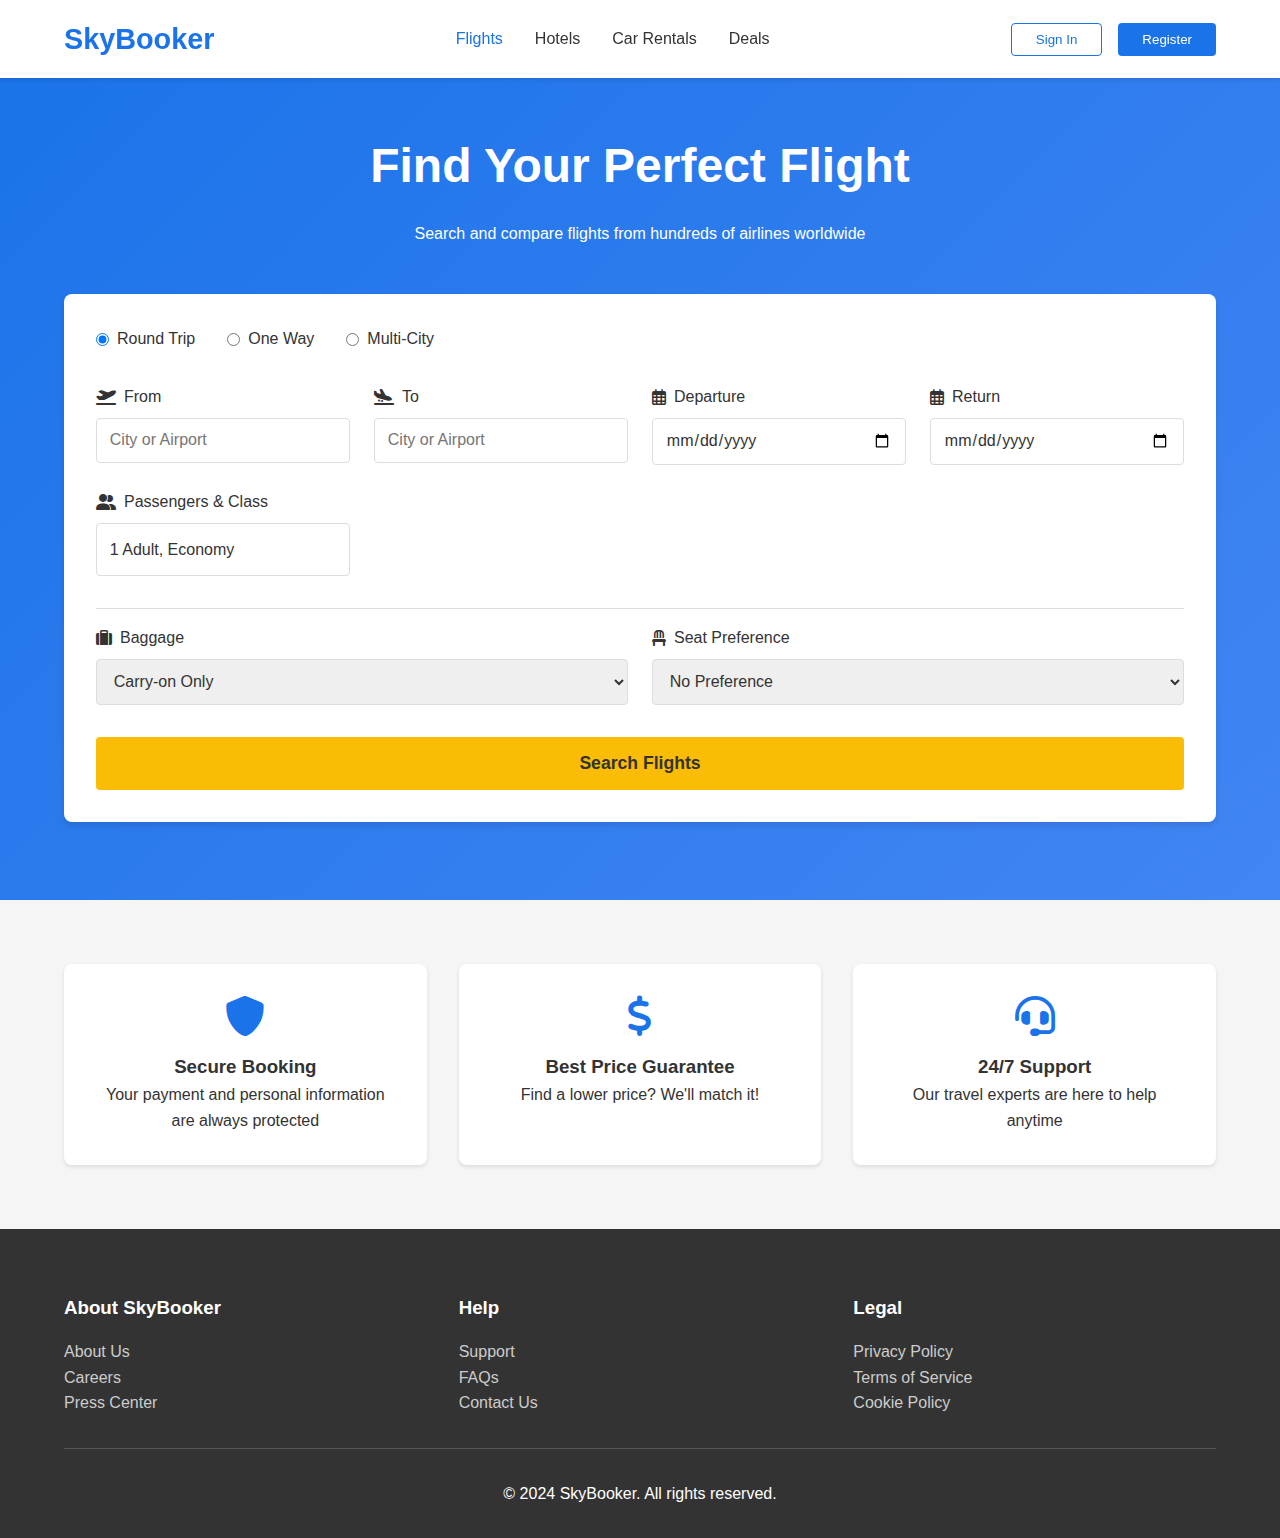
<file: index.html>
<!DOCTYPE html>
<html lang="en">
<head>
    <meta charset="UTF-8">
    <meta name="viewport" content="width=device-width, initial-scale=1.0">
    <title>SkyBooker - Airport Booking</title>
    <link rel="stylesheet" href="css/style.css">
    <link rel="stylesheet" href="https://cdnjs.cloudflare.com/ajax/libs/font-awesome/6.0.0/css/all.min.css">
</head>
<body>
    <header>
        <nav class="navbar">
            <div class="logo">
                <h1>SkyBooker</h1>
            </div>
            <ul class="nav-links">
                <li><a href="#" class="active">Flights</a></li>
                <li><a href="hotels.html">Hotels</a></li>
                <li><a href="car-rentals.html">Car Rentals</a></li>
                <li><a href="deals.html">Deals</a></li>
            </ul>
            <div class="auth-buttons">
                <button class="btn-secondary" onclick="window.location.href='signin.html'">Sign In</button>
                <button class="btn-primary" onclick="window.location.href='register.html'">Register</button>
            </div>
        </nav>
    </header>

    <main>
        <section class="hero">
            <div class="hero-content">
                <h1>Find Your Perfect Flight</h1>
                <p>Search and compare flights from hundreds of airlines worldwide</p>
            </div>

            <div class="booking-form">
                <div class="trip-type">
                    <label class="radio-container">
                        <input type="radio" name="trip-type" value="round-trip" checked>
                        Round Trip
                    </label>
                    <label class="radio-container">
                        <input type="radio" name="trip-type" value="one-way">
                        One Way
                    </label>
                    <label class="radio-container">
                        <input type="radio" name="trip-type" value="multi-city">
                        Multi-City
                    </label>
                </div>

                <div class="search-grid">
                    <div class="form-group">
                        <label><i class="fas fa-plane-departure"></i> From</label>
                        <input type="text" id="origin" placeholder="City or Airport">
                    </div>
                    
                    <div class="form-group">
                        <label><i class="fas fa-plane-arrival"></i> To</label>
                        <input type="text" id="destination" placeholder="City or Airport">
                    </div>

                    <div class="form-group">
                        <label><i class="far fa-calendar-alt"></i> Departure</label>
                        <input type="date" id="departure-date">
                    </div>

                    <div class="form-group">
                        <label><i class="far fa-calendar-alt"></i> Return</label>
                        <input type="date" id="return-date">
                    </div>

                    <div class="form-group">
                        <label><i class="fas fa-user-friends"></i> Passengers & Class</label>
                        <div class="passenger-select" id="passenger-select">
                            <span>1 Adult, Economy</span>
                        </div>
                    </div>
                </div>

                <div class="advanced-options">
                    <div class="form-group">
                        <label><i class="fas fa-suitcase"></i> Baggage</label>
                        <select id="baggage">
                            <option value="carry-on">Carry-on Only</option>
                            <option value="checked">Checked Baggage</option>
                            <option value="extra">Extra Baggage</option>
                        </select>
                    </div>

                    <div class="form-group">
                        <label><i class="fas fa-chair"></i> Seat Preference</label>
                        <select id="seat-preference">
                            <option value="no-preference">No Preference</option>
                            <option value="window">Window</option>
                            <option value="aisle">Aisle</option>
                            <option value="extra-legroom">Extra Legroom</option>
                        </select>
                    </div>
                </div>

                <button class="search-btn">Search Flights</button>
            </div>
        </section>

        <section class="features">
            <div class="feature-card">
                <i class="fas fa-shield-alt"></i>
                <h3>Secure Booking</h3>
                <p>Your payment and personal information are always protected</p>
            </div>
            <div class="feature-card">
                <i class="fas fa-dollar-sign"></i>
                <h3>Best Price Guarantee</h3>
                <p>Find a lower price? We'll match it!</p>
            </div>
            <div class="feature-card">
                <i class="fas fa-headset"></i>
                <h3>24/7 Support</h3>
                <p>Our travel experts are here to help anytime</p>
            </div>
        </section>
    </main>

    <footer>
        <div class="footer-content">
            <div class="footer-section">
                <h3>About SkyBooker</h3>
                <ul>
                    <li><a href="#">About Us</a></li>
                    <li><a href="#">Careers</a></li>
                    <li><a href="#">Press Center</a></li>
                </ul>
            </div>
            <div class="footer-section">
                <h3>Help</h3>
                <ul>
                    <li><a href="support.html">Support</a></li>
                    <li><a href="faqs.html">FAQs</a></li>
                    <li><a href="contact.html">Contact Us</a></li>
                </ul>
            </div>
            <div class="footer-section">
                <h3>Legal</h3>
                <ul>
                    <li><a href="privacy.html">Privacy Policy</a></li>
                    <li><a href="terms.html">Terms of Service</a></li>
                    <li><a href="cookies.html">Cookie Policy</a></li>
                </ul>
            </div>
        </div>
        <div class="footer-bottom">
            <p>&copy; 2024 SkyBooker. All rights reserved.</p>
        </div>
    </footer>

    <!-- Passenger Selection Modal -->
    <div class="modal" id="passenger-modal">
        <div class="modal-content">
            <h3>Passengers & Class</h3>
            <div class="passenger-type">
                <span>Adults</span>
                <div class="number-input">
                    <button class="minus">-</button>
                    <input type="number" value="1" min="1" max="9">
                    <button class="plus">+</button>
                </div>
            </div>
            <div class="passenger-type">
                <span>Children</span>
                <div class="number-input">
                    <button class="minus">-</button>
                    <input type="number" value="0" min="0" max="9">
                    <button class="plus">+</button>
                </div>
            </div>
            <div class="passenger-type">
                <span>Infants</span>
                <div class="number-input">
                    <button class="minus">-</button>
                    <input type="number" value="0" min="0" max="9">
                    <button class="plus">+</button>
                </div>
            </div>
            <div class="class-select">
                <label>Class</label>
                <select>
                    <option value="economy">Economy</option>
                    <option value="premium-economy">Premium Economy</option>
                    <option value="business">Business</option>
                    <option value="first">First Class</option>
                </select>
            </div>
            <button class="btn-primary" id="apply-passenger-selection">Apply</button>
        </div>
    </div>

    <script src="js/airports.js" type="module"></script>
    <script src="js/script.js" type="module"></script>
</body>
</html>
</file>
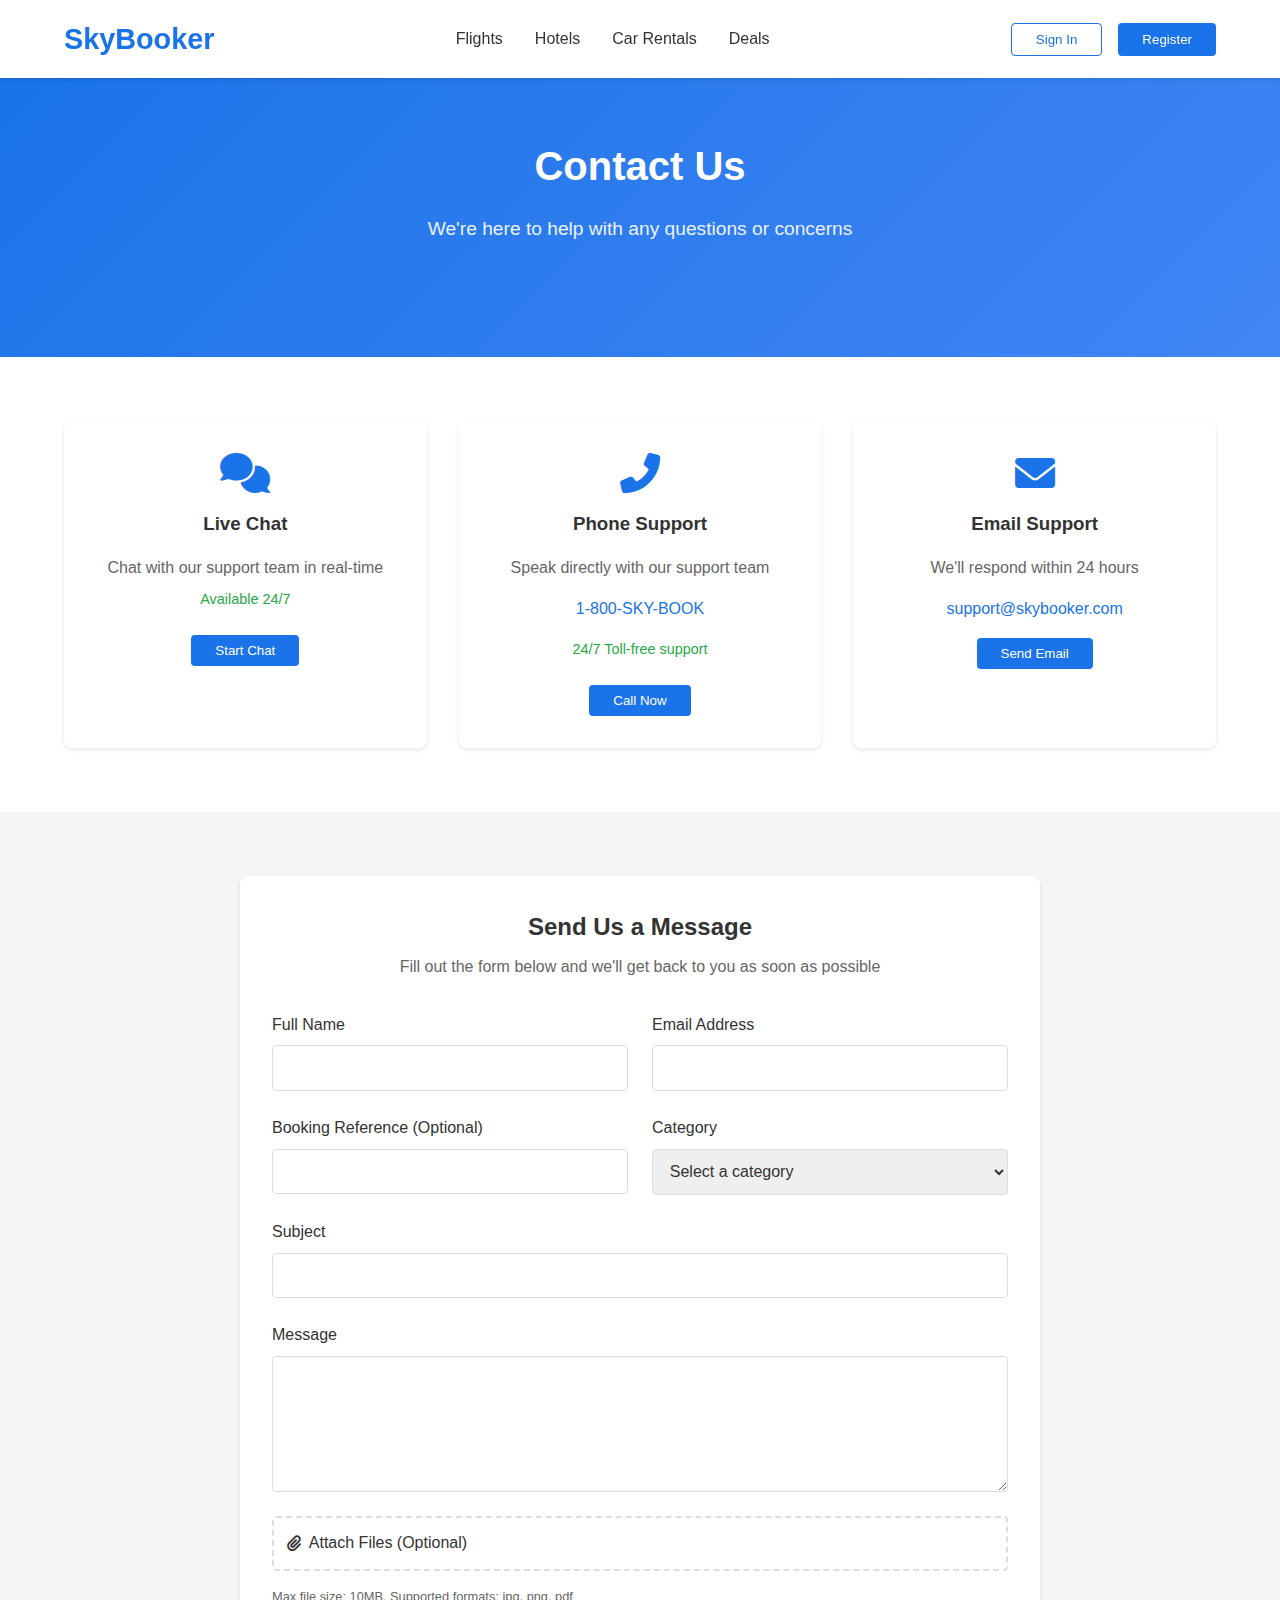
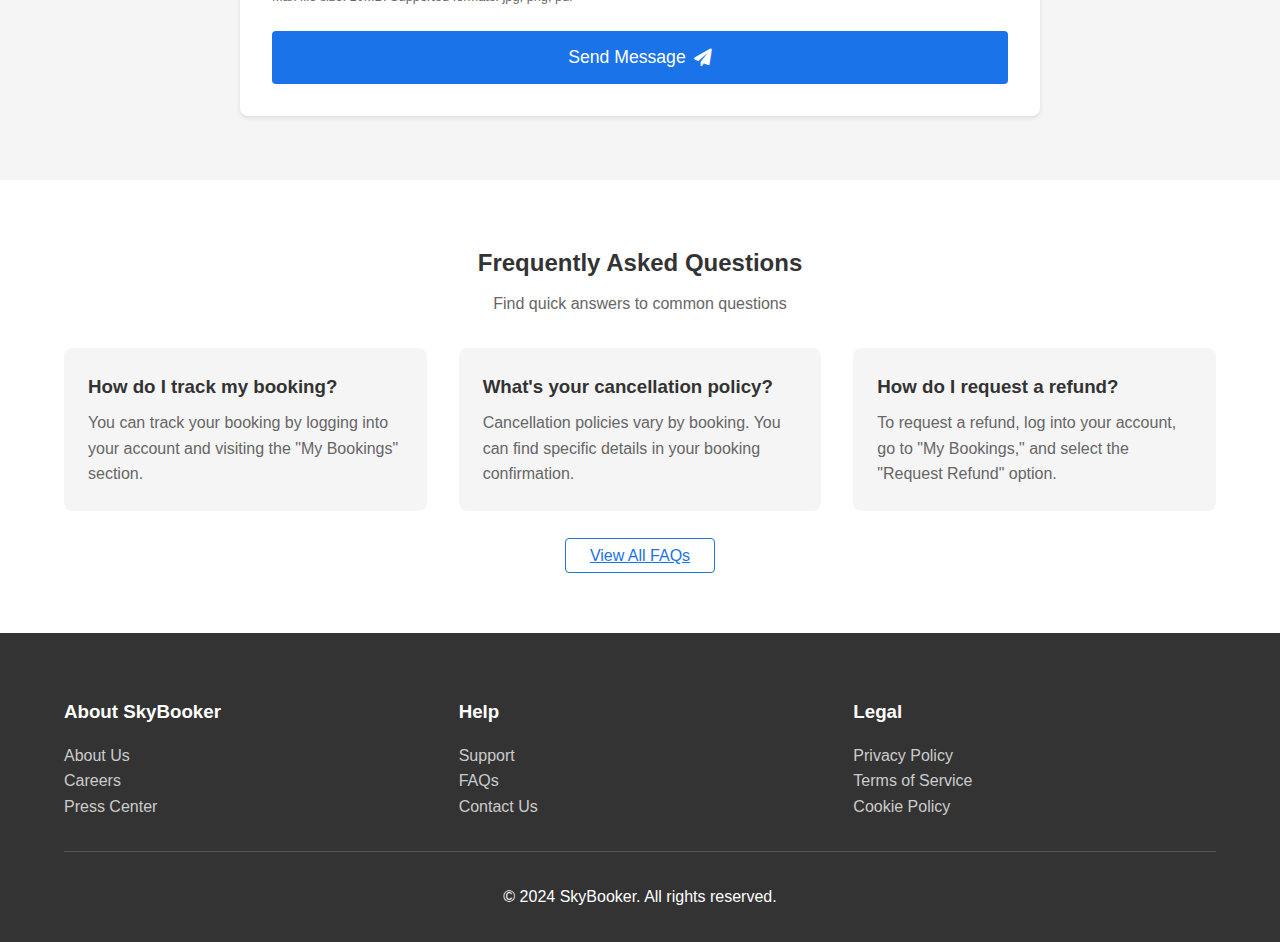
<file: contact.html>
<!DOCTYPE html>
<html lang="en">
<head>
    <meta charset="UTF-8">
    <meta name="viewport" content="width=device-width, initial-scale=1.0">
    <title>SkyBooker - Contact Us</title>
    <link rel="stylesheet" href="css/style.css">
    <link rel="stylesheet" href="css/contact.css">
    <link rel="stylesheet" href="https://cdnjs.cloudflare.com/ajax/libs/font-awesome/6.0.0/css/all.min.css">
</head>
<body>
    <header>
        <nav class="navbar">
            <div class="logo">
                <h1>SkyBooker</h1>
            </div>
            <ul class="nav-links">
                <li><a href="index.html">Flights</a></li>
                <li><a href="hotels.html">Hotels</a></li>
                <li><a href="car-rentals.html">Car Rentals</a></li>
                <li><a href="deals.html">Deals</a></li>
            </ul>
            <div class="auth-buttons">
                <button class="btn-secondary" onclick="window.location.href='signin.html'">Sign In</button>
                <button class="btn-primary" onclick="window.location.href='register.html'">Register</button>
            </div>
        </nav>
    </header>

    <main class="contact-main">
        <section class="contact-hero">
            <div class="hero-content">
                <h1>Contact Us</h1>
                <p>We're here to help with any questions or concerns</p>
            </div>
        </section>

        <section class="contact-options">
            <div class="contact-grid">
                <div class="contact-card">
                    <i class="fas fa-comments"></i>
                    <h3>Live Chat</h3>
                    <p>Chat with our support team in real-time</p>
                    <p class="availability">Available 24/7</p>
                    <button class="btn-primary start-chat">Start Chat</button>
                </div>

                <div class="contact-card">
                    <i class="fas fa-phone-alt"></i>
                    <h3>Phone Support</h3>
                    <p>Speak directly with our support team</p>
                    <p class="phone-number">1-800-SKY-BOOK</p>
                    <p class="availability">24/7 Toll-free support</p>
                    <button class="btn-primary">Call Now</button>
                </div>

                <div class="contact-card">
                    <i class="fas fa-envelope"></i>
                    <h3>Email Support</h3>
                    <p>We'll respond within 24 hours</p>
                    <p class="email">support@skybooker.com</p>
                    <button class="btn-primary">Send Email</button>
                </div>
            </div>
        </section>

        <section class="contact-form-section">
            <div class="form-container">
                <h2>Send Us a Message</h2>
                <p>Fill out the form below and we'll get back to you as soon as possible</p>

                <form id="contact-form" class="contact-form">
                    <div class="form-row">
                        <div class="form-group">
                            <label for="name">Full Name</label>
                            <input type="text" id="name" name="name" required>
                        </div>
                        <div class="form-group">
                            <label for="email">Email Address</label>
                            <input type="email" id="email" name="email" required>
                        </div>
                    </div>

                    <div class="form-row">
                        <div class="form-group">
                            <label for="booking">Booking Reference (Optional)</label>
                            <input type="text" id="booking" name="booking">
                        </div>
                        <div class="form-group">
                            <label for="category">Category</label>
                            <select id="category" name="category" required>
                                <option value="">Select a category</option>
                                <option value="flights">Flights</option>
                                <option value="hotels">Hotels</option>
                                <option value="cars">Car Rentals</option>
                                <option value="account">Account Issues</option>
                                <option value="payment">Payment Issues</option>
                                <option value="other">Other</option>
                            </select>
                        </div>
                    </div>

                    <div class="form-group">
                        <label for="subject">Subject</label>
                        <input type="text" id="subject" name="subject" required>
                    </div>

                    <div class="form-group">
                        <label for="message">Message</label>
                        <textarea id="message" name="message" rows="6" required></textarea>
                    </div>

                    <div class="form-group attachment">
                        <label for="attachment">
                            <i class="fas fa-paperclip"></i> Attach Files (Optional)
                        </label>
                        <input type="file" id="attachment" name="attachment" multiple>
                        <p class="file-info">Max file size: 10MB. Supported formats: jpg, png, pdf</p>
                    </div>

                    <button type="submit" class="btn-primary submit-btn">
                        Send Message
                        <i class="fas fa-paper-plane"></i>
                    </button>
                </form>
            </div>
        </section>

        <section class="faq-preview">
            <div class="faq-content">
                <h2>Frequently Asked Questions</h2>
                <p>Find quick answers to common questions</p>
                <div class="quick-faq-grid">
                    <div class="faq-item">
                        <h3>How do I track my booking?</h3>
                        <p>You can track your booking by logging into your account and visiting the "My Bookings" section.</p>
                    </div>
                    <div class="faq-item">
                        <h3>What's your cancellation policy?</h3>
                        <p>Cancellation policies vary by booking. You can find specific details in your booking confirmation.</p>
                    </div>
                    <div class="faq-item">
                        <h3>How do I request a refund?</h3>
                        <p>To request a refund, log into your account, go to "My Bookings," and select the "Request Refund" option.</p>
                    </div>
                </div>
                <a href="faqs.html" class="btn-secondary">View All FAQs</a>
            </div>
        </section>
    </main>

    <footer>
        <div class="footer-content">
            <div class="footer-section">
                <h3>About SkyBooker</h3>
                <ul>
                    <li><a href="#">About Us</a></li>
                    <li><a href="#">Careers</a></li>
                    <li><a href="#">Press Center</a></li>
                </ul>
            </div>
            <div class="footer-section">
                <h3>Help</h3>
                <ul>
                    <li><a href="support.html">Support</a></li>
                    <li><a href="faqs.html">FAQs</a></li>
                    <li><a href="contact.html">Contact Us</a></li>
                </ul>
            </div>
            <div class="footer-section">
                <h3>Legal</h3>
                <ul>
                    <li><a href="privacy.html">Privacy Policy</a></li>
                    <li><a href="terms.html">Terms of Service</a></li>
                    <li><a href="cookies.html">Cookie Policy</a></li>
                </ul>
            </div>
        </div>
        <div class="footer-bottom">
            <p>&copy; 2024 SkyBooker. All rights reserved.</p>
        </div>
    </footer>

    <!-- Live Chat Widget -->
    <div class="chat-widget" id="chat-widget">
        <div class="chat-header">
            <h3>Live Chat</h3>
            <button class="close-chat"><i class="fas fa-times"></i></button>
        </div>
        <div class="chat-messages">
            <div class="message system">
                Welcome to SkyBooker Support! An agent will be with you shortly.
            </div>
        </div>
        <div class="chat-input">
            <input type="text" placeholder="Type your message...">
            <button><i class="fas fa-paper-plane"></i></button>
        </div>
    </div>

    <script src="js/contact.js"></script>
</body>
</html>
</file>
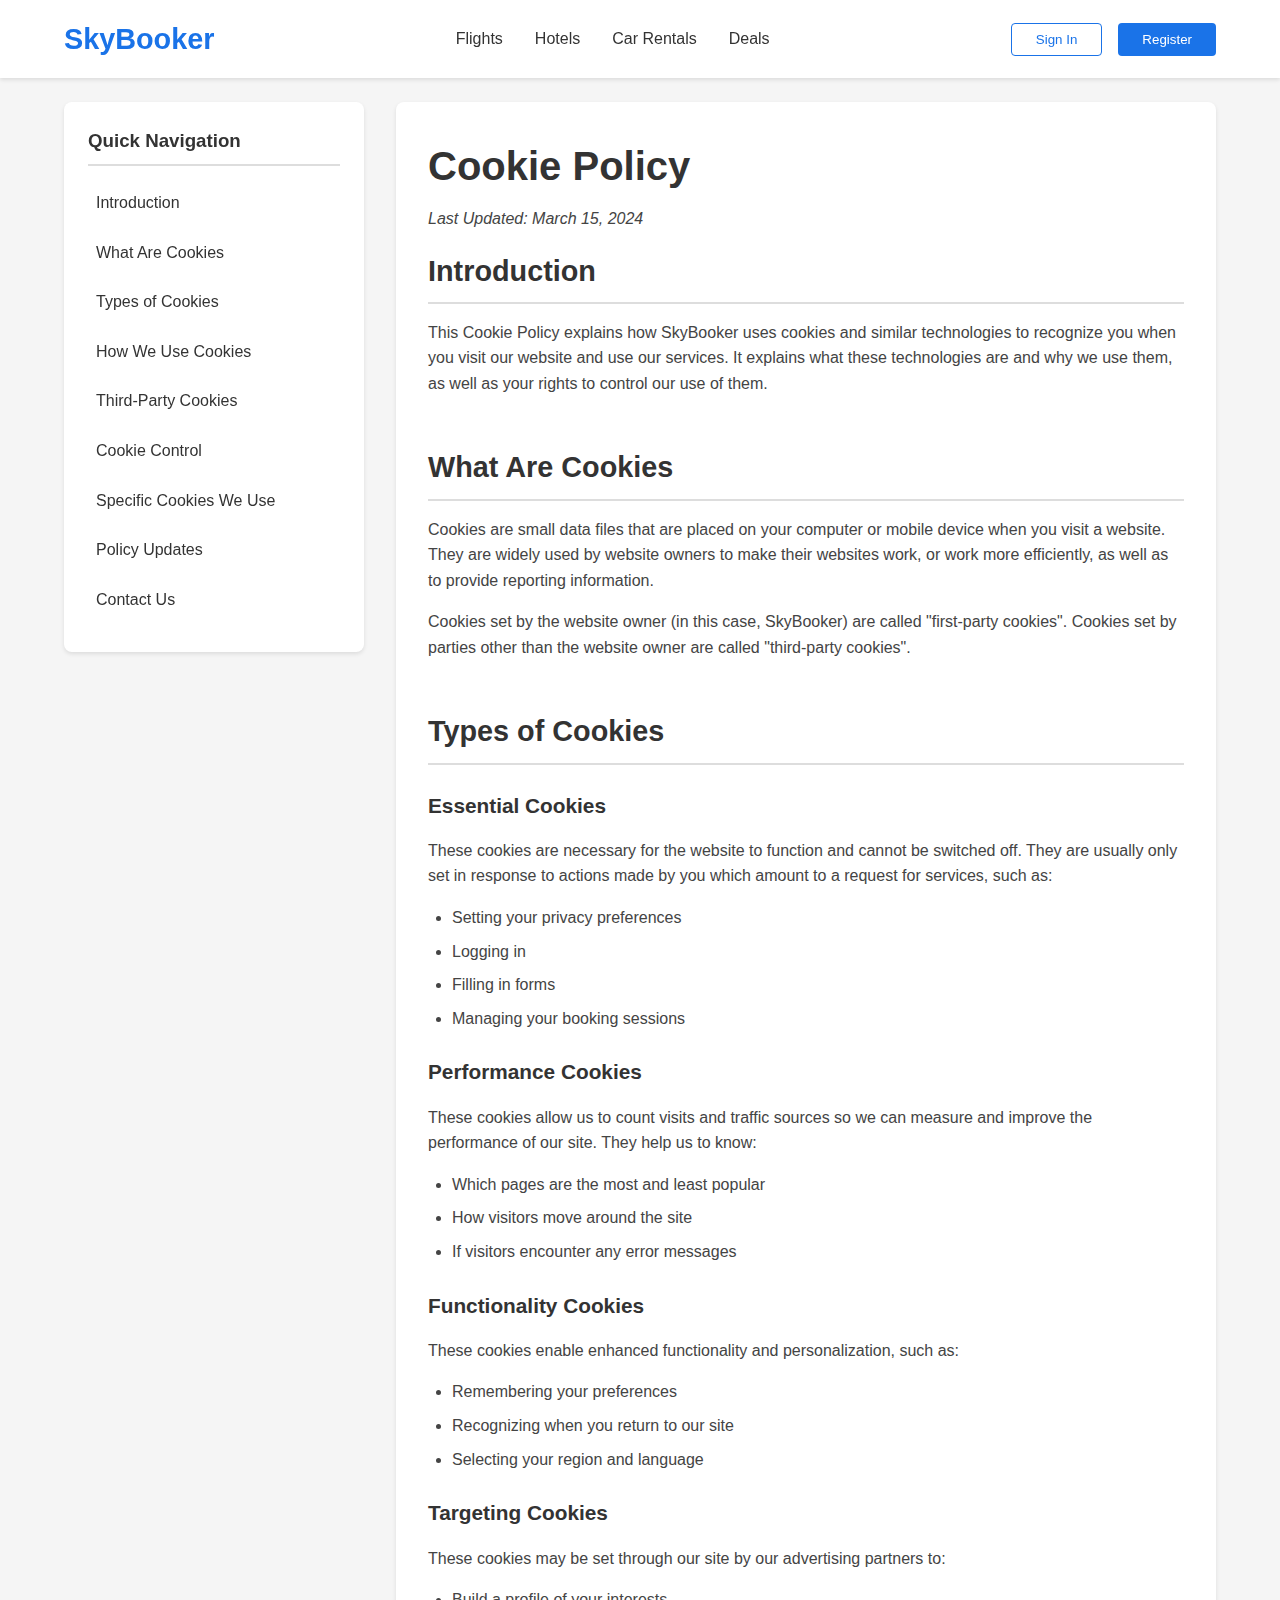
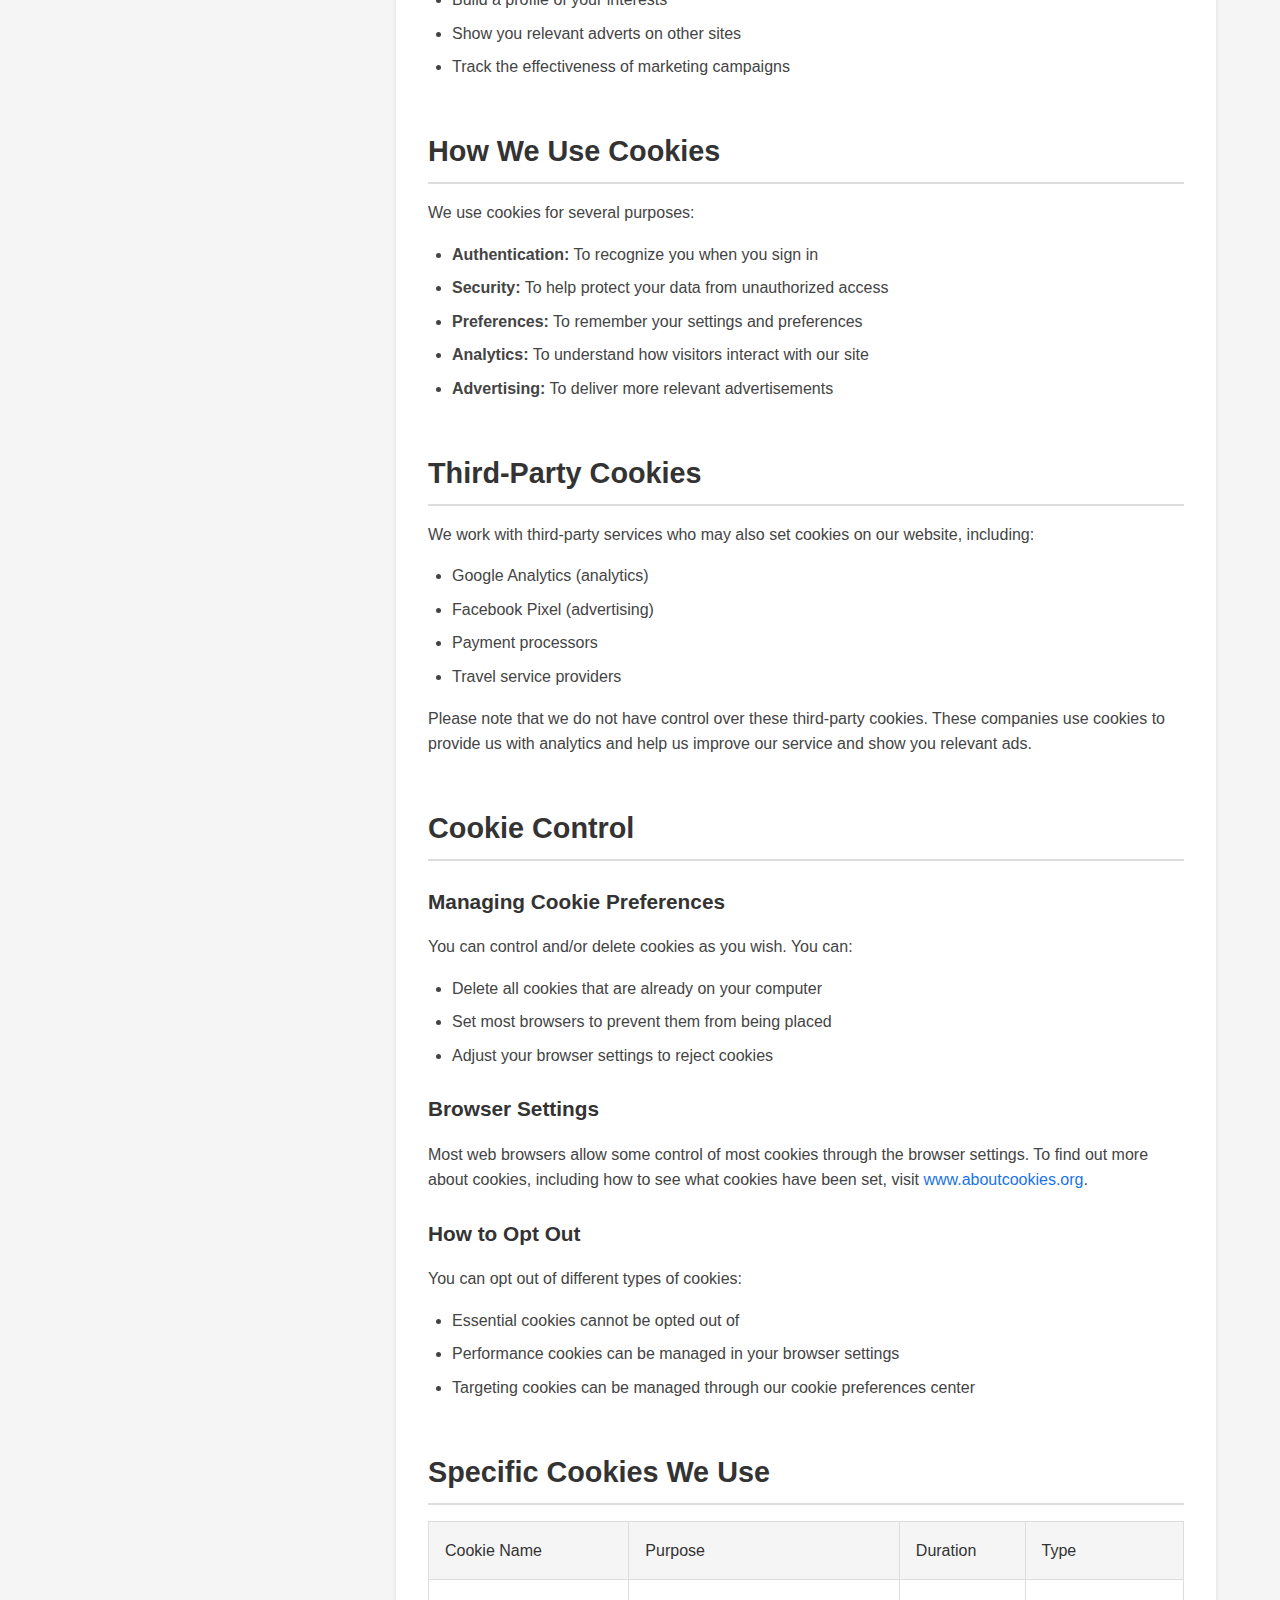
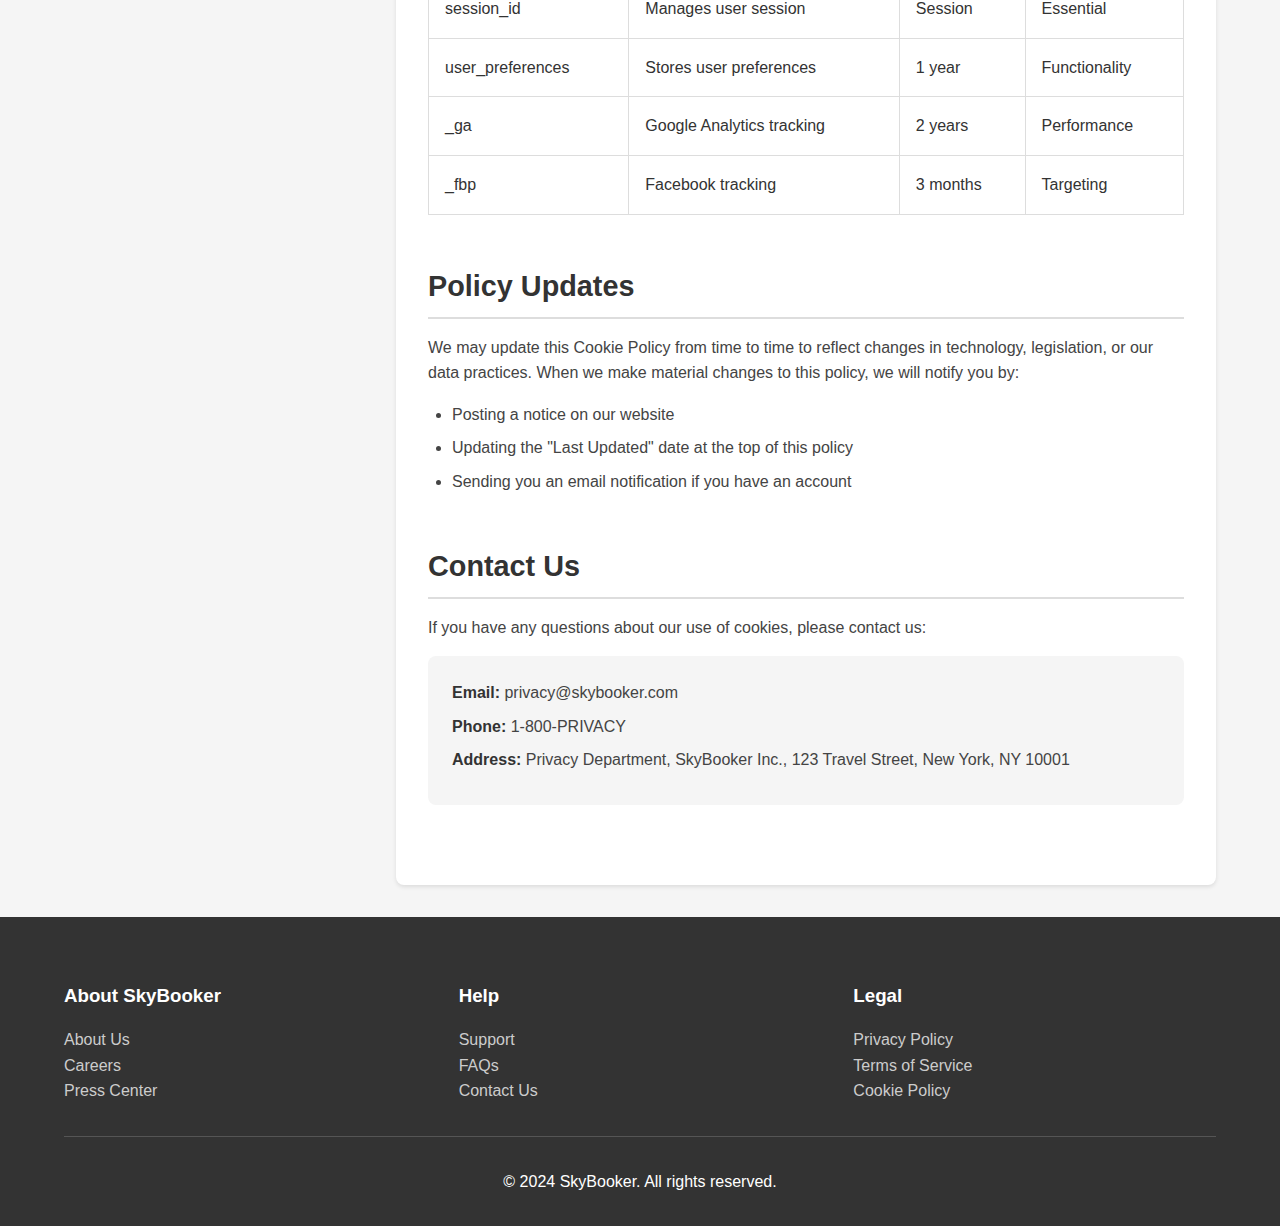
<file: cookies.html>
<!DOCTYPE html>
<html lang="en">
<head>
    <meta charset="UTF-8">
    <meta name="viewport" content="width=device-width, initial-scale=1.0">
    <title>SkyBooker - Cookie Policy</title>
    <link rel="stylesheet" href="css/style.css">
    <link rel="stylesheet" href="css/legal.css">
    <link rel="stylesheet" href="https://cdnjs.cloudflare.com/ajax/libs/font-awesome/6.0.0/css/all.min.css">
</head>
<body>
    <header>
        <nav class="navbar">
            <div class="logo">
                <h1>SkyBooker</h1>
            </div>
            <ul class="nav-links">
                <li><a href="index.html">Flights</a></li>
                <li><a href="hotels.html">Hotels</a></li>
                <li><a href="car-rentals.html">Car Rentals</a></li>
                <li><a href="deals.html">Deals</a></li>
            </ul>
            <div class="auth-buttons">
                <button class="btn-secondary" onclick="window.location.href='signin.html'">Sign In</button>
                <button class="btn-primary" onclick="window.location.href='register.html'">Register</button>
            </div>
        </nav>
    </header>

    <main class="legal-main">
        <div class="legal-container">
            <div class="legal-sidebar">
                <nav class="legal-nav">
                    <h3>Quick Navigation</h3>
                    <ul>
                        <li><a href="#introduction">Introduction</a></li>
                        <li><a href="#what-are-cookies">What Are Cookies</a></li>
                        <li><a href="#types-of-cookies">Types of Cookies</a></li>
                        <li><a href="#cookie-usage">How We Use Cookies</a></li>
                        <li><a href="#third-party">Third-Party Cookies</a></li>
                        <li><a href="#cookie-control">Cookie Control</a></li>
                        <li><a href="#specific-cookies">Specific Cookies We Use</a></li>
                        <li><a href="#updates">Policy Updates</a></li>
                        <li><a href="#contact">Contact Us</a></li>
                    </ul>
                </nav>
            </div>

            <div class="legal-content">
                <h1>Cookie Policy</h1>
                <p class="last-updated">Last Updated: March 15, 2024</p>

                <section id="introduction">
                    <h2>Introduction</h2>
                    <p>This Cookie Policy explains how SkyBooker uses cookies and similar technologies to recognize you when you visit our website and use our services. It explains what these technologies are and why we use them, as well as your rights to control our use of them.</p>
                </section>

                <section id="what-are-cookies">
                    <h2>What Are Cookies</h2>
                    <p>Cookies are small data files that are placed on your computer or mobile device when you visit a website. They are widely used by website owners to make their websites work, or work more efficiently, as well as to provide reporting information.</p>
                    <p>Cookies set by the website owner (in this case, SkyBooker) are called "first-party cookies". Cookies set by parties other than the website owner are called "third-party cookies".</p>
                </section>

                <section id="types-of-cookies">
                    <h2>Types of Cookies</h2>
                    <h3>Essential Cookies</h3>
                    <p>These cookies are necessary for the website to function and cannot be switched off. They are usually only set in response to actions made by you which amount to a request for services, such as:</p>
                    <ul>
                        <li>Setting your privacy preferences</li>
                        <li>Logging in</li>
                        <li>Filling in forms</li>
                        <li>Managing your booking sessions</li>
                    </ul>

                    <h3>Performance Cookies</h3>
                    <p>These cookies allow us to count visits and traffic sources so we can measure and improve the performance of our site. They help us to know:</p>
                    <ul>
                        <li>Which pages are the most and least popular</li>
                        <li>How visitors move around the site</li>
                        <li>If visitors encounter any error messages</li>
                    </ul>

                    <h3>Functionality Cookies</h3>
                    <p>These cookies enable enhanced functionality and personalization, such as:</p>
                    <ul>
                        <li>Remembering your preferences</li>
                        <li>Recognizing when you return to our site</li>
                        <li>Selecting your region and language</li>
                    </ul>

                    <h3>Targeting Cookies</h3>
                    <p>These cookies may be set through our site by our advertising partners to:</p>
                    <ul>
                        <li>Build a profile of your interests</li>
                        <li>Show you relevant adverts on other sites</li>
                        <li>Track the effectiveness of marketing campaigns</li>
                    </ul>
                </section>

                <section id="cookie-usage">
                    <h2>How We Use Cookies</h2>
                    <p>We use cookies for several purposes:</p>
                    <ul>
                        <li><strong>Authentication:</strong> To recognize you when you sign in</li>
                        <li><strong>Security:</strong> To help protect your data from unauthorized access</li>
                        <li><strong>Preferences:</strong> To remember your settings and preferences</li>
                        <li><strong>Analytics:</strong> To understand how visitors interact with our site</li>
                        <li><strong>Advertising:</strong> To deliver more relevant advertisements</li>
                    </ul>
                </section>

                <section id="third-party">
                    <h2>Third-Party Cookies</h2>
                    <p>We work with third-party services who may also set cookies on our website, including:</p>
                    <ul>
                        <li>Google Analytics (analytics)</li>
                        <li>Facebook Pixel (advertising)</li>
                        <li>Payment processors</li>
                        <li>Travel service providers</li>
                    </ul>
                    <p>Please note that we do not have control over these third-party cookies. These companies use cookies to provide us with analytics and help us improve our service and show you relevant ads.</p>
                </section>

                <section id="cookie-control">
                    <h2>Cookie Control</h2>
                    <h3>Managing Cookie Preferences</h3>
                    <p>You can control and/or delete cookies as you wish. You can:</p>
                    <ul>
                        <li>Delete all cookies that are already on your computer</li>
                        <li>Set most browsers to prevent them from being placed</li>
                        <li>Adjust your browser settings to reject cookies</li>
                    </ul>

                    <h3>Browser Settings</h3>
                    <p>Most web browsers allow some control of most cookies through the browser settings. To find out more about cookies, including how to see what cookies have been set, visit <a href="www.aboutcookies.org">www.aboutcookies.org</a>.</p>

                    <h3>How to Opt Out</h3>
                    <p>You can opt out of different types of cookies:</p>
                    <ul>
                        <li>Essential cookies cannot be opted out of</li>
                        <li>Performance cookies can be managed in your browser settings</li>
                        <li>Targeting cookies can be managed through our cookie preferences center</li>
                    </ul>
                </section>

                <section id="specific-cookies">
                    <h2>Specific Cookies We Use</h2>
                    <table>
                        <thead>
                            <tr>
                                <th>Cookie Name</th>
                                <th>Purpose</th>
                                <th>Duration</th>
                                <th>Type</th>
                            </tr>
                        </thead>
                        <tbody>
                            <tr>
                                <td>session_id</td>
                                <td>Manages user session</td>
                                <td>Session</td>
                                <td>Essential</td>
                            </tr>
                            <tr>
                                <td>user_preferences</td>
                                <td>Stores user preferences</td>
                                <td>1 year</td>
                                <td>Functionality</td>
                            </tr>
                            <tr>
                                <td>_ga</td>
                                <td>Google Analytics tracking</td>
                                <td>2 years</td>
                                <td>Performance</td>
                            </tr>
                            <tr>
                                <td>_fbp</td>
                                <td>Facebook tracking</td>
                                <td>3 months</td>
                                <td>Targeting</td>
                            </tr>
                        </tbody>
                    </table>
                </section>

                <section id="updates">
                    <h2>Policy Updates</h2>
                    <p>We may update this Cookie Policy from time to time to reflect changes in technology, legislation, or our data practices. When we make material changes to this policy, we will notify you by:</p>
                    <ul>
                        <li>Posting a notice on our website</li>
                        <li>Updating the "Last Updated" date at the top of this policy</li>
                        <li>Sending you an email notification if you have an account</li>
                    </ul>
                </section>

                <section id="contact">
                    <h2>Contact Us</h2>
                    <p>If you have any questions about our use of cookies, please contact us:</p>
                    <div class="contact-info">
                        <p><strong>Email:</strong> privacy@skybooker.com</p>
                        <p><strong>Phone:</strong> 1-800-PRIVACY</p>
                        <p><strong>Address:</strong> Privacy Department, SkyBooker Inc., 123 Travel Street, New York, NY 10001</p>
                    </div>
                </section>
            </div>
        </div>
    </main>

    <footer>
        <div class="footer-content">
            <div class="footer-section">
                <h3>About SkyBooker</h3>
                <ul>
                    <li><a href="#">About Us</a></li>
                    <li><a href="#">Careers</a></li>
                    <li><a href="#">Press Center</a></li>
                </ul>
            </div>
            <div class="footer-section">
                <h3>Help</h3>
                <ul>
                    <li><a href="support.html">Support</a></li>
                    <li><a href="faqs.html">FAQs</a></li>
                    <li><a href="contact.html">Contact Us</a></li>
                </ul>
            </div>
            <div class="footer-section">
                <h3>Legal</h3>
                <ul>
                    <li><a href="privacy.html">Privacy Policy</a></li>
                    <li><a href="terms.html">Terms of Service</a></li>
                    <li><a href="cookies.html">Cookie Policy</a></li>
                </ul>
            </div>
        </div>
        <div class="footer-bottom">
            <p>&copy; 2024 SkyBooker. All rights reserved.</p>
        </div>
    </footer>

    <script src="js/legal.js"></script>
</body>
</html>
</file>
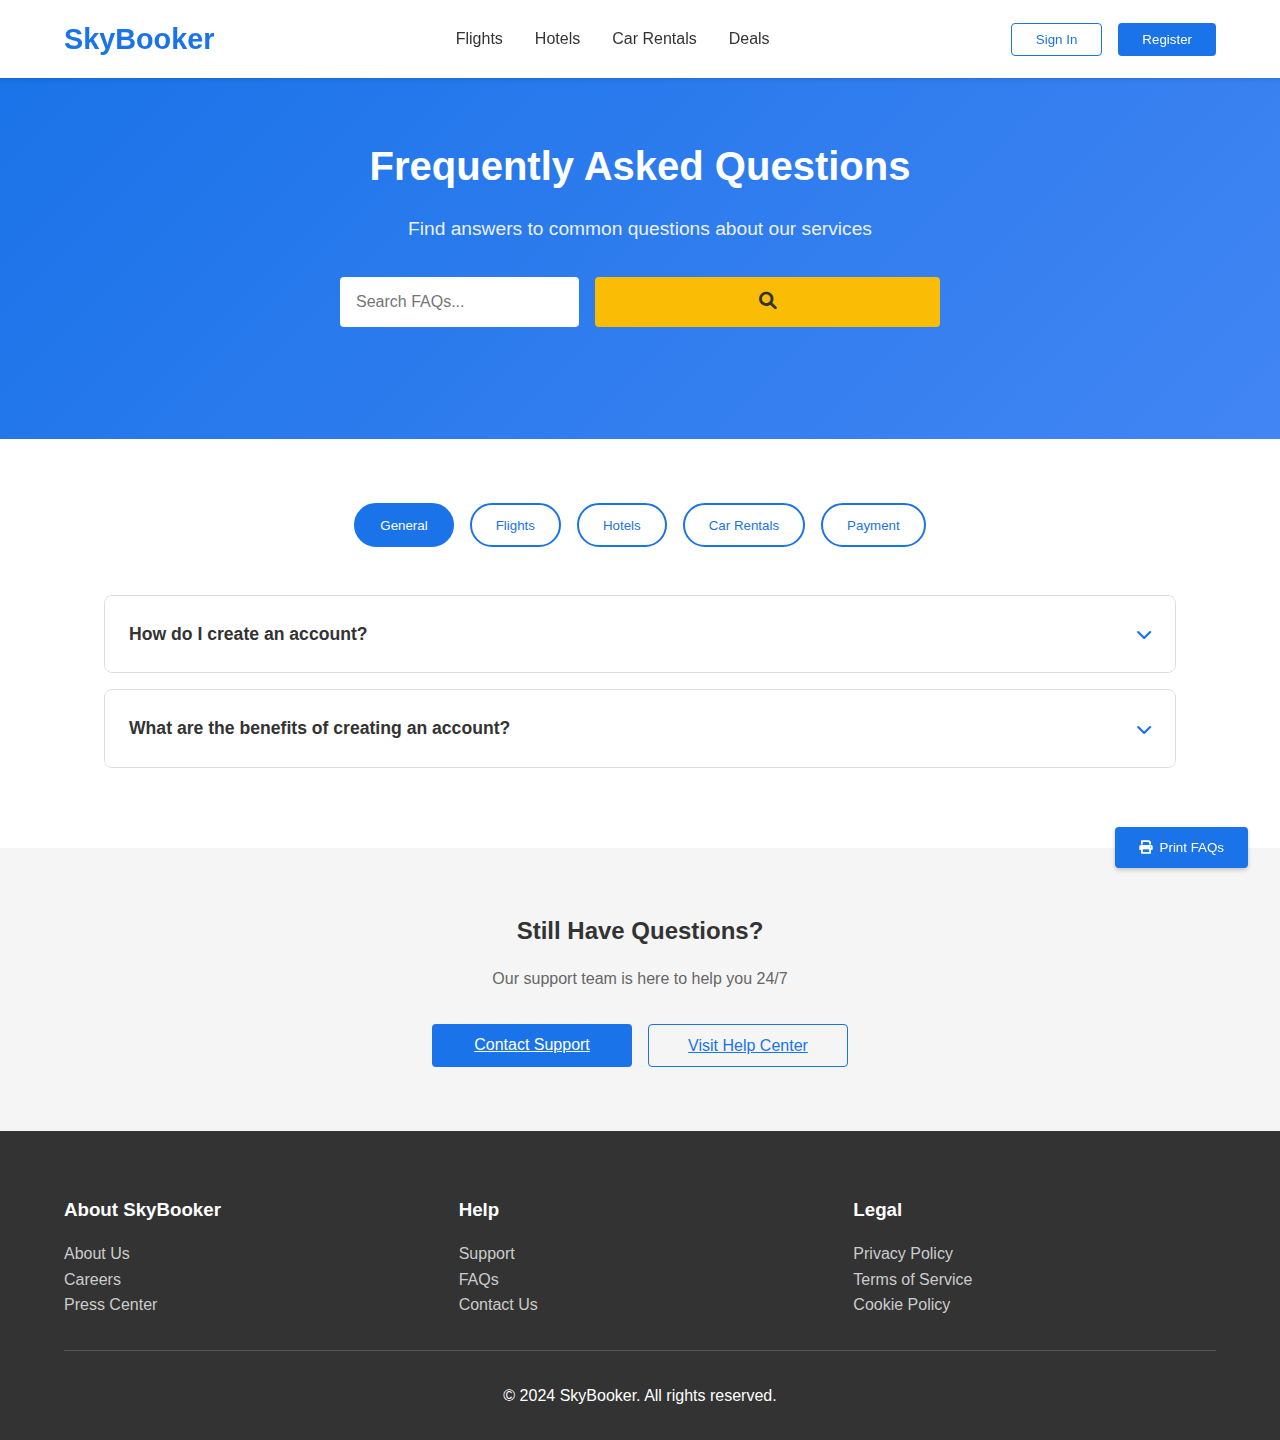
<file: faqs.html>
<!DOCTYPE html>
<html lang="en">
<head>
    <meta charset="UTF-8">
    <meta name="viewport" content="width=device-width, initial-scale=1.0">
    <title>SkyBooker - Frequently Asked Questions</title>
    <link rel="stylesheet" href="css/style.css">
    <link rel="stylesheet" href="css/faqs.css">
    <link rel="stylesheet" href="https://cdnjs.cloudflare.com/ajax/libs/font-awesome/6.0.0/css/all.min.css">
</head>
<body>
    <header>
        <nav class="navbar">
            <div class="logo">
                <h1>SkyBooker</h1>
            </div>
            <ul class="nav-links">
                <li><a href="index.html">Flights</a></li>
                <li><a href="hotels.html">Hotels</a></li>
                <li><a href="car-rentals.html">Car Rentals</a></li>
                <li><a href="deals.html">Deals</a></li>
            </ul>
            <div class="auth-buttons">
                <button class="btn-secondary" onclick="window.location.href='signin.html'">Sign In</button>
                <button class="btn-primary" onclick="window.location.href='register.html'">Register</button>
            </div>
        </nav>
    </header>

    <main class="faq-main">
        <section class="faq-hero">
            <div class="hero-content">
                <h1>Frequently Asked Questions</h1>
                <p>Find answers to common questions about our services</p>
                <div class="search-container">
                    <input type="text" placeholder="Search FAQs..." id="faq-search">
                    <button class="search-btn"><i class="fas fa-search"></i></button>
                </div>
            </div>
        </section>

        <section class="faq-categories">
            <div class="category-tabs">
                <button class="tab-btn active" data-category="general">General</button>
                <button class="tab-btn" data-category="flights">Flights</button>
                <button class="tab-btn" data-category="hotels">Hotels</button>
                <button class="tab-btn" data-category="cars">Car Rentals</button>
                <button class="tab-btn" data-category="payment">Payment</button>
            </div>

            <div class="faq-container">
                <!-- General FAQs -->
                <div class="faq-category active" id="general">
                    <div class="faq-item">
                        <div class="faq-question">
                            <h3>How do I create an account?</h3>
                            <i class="fas fa-chevron-down"></i>
                        </div>
                        <div class="faq-answer">
                            <p>To create an account, click on the "Register" button in the top right corner. Fill in your details, including your email address and password. You'll receive a confirmation email to verify your account.</p>
                        </div>
                    </div>

                    <div class="faq-item">
                        <div class="faq-question">
                            <h3>What are the benefits of creating an account?</h3>
                            <i class="fas fa-chevron-down"></i>
                        </div>
                        <div class="faq-answer">
                            <p>With a SkyBooker account, you can:</p>
                            <ul>
                                <li>Save your payment information for faster booking</li>
                                <li>Access exclusive member-only deals</li>
                                <li>Track your bookings and travel history</li>
                                <li>Earn rewards points on every booking</li>
                            </ul>
                        </div>
                    </div>
                </div>

                <!-- Flight FAQs -->
                <div class="faq-category" id="flights">
                    <div class="faq-item">
                        <div class="faq-question">
                            <h3>How can I change or cancel my flight booking?</h3>
                            <i class="fas fa-chevron-down"></i>
                        </div>
                        <div class="faq-answer">
                            <p>To modify or cancel your flight booking:</p>
                            <ol>
                                <li>Log into your account</li>
                                <li>Go to "My Bookings"</li>
                                <li>Select the flight you want to modify</li>
                                <li>Click on "Change Flight" or "Cancel Flight"</li>
                                <li>Follow the instructions to complete the process</li>
                            </ol>
                            <p>Note: Fees may apply depending on the airline's policy and your ticket type.</p>
                        </div>
                    </div>

                    <div class="faq-item">
                        <div class="faq-question">
                            <h3>What is your baggage policy?</h3>
                            <i class="fas fa-chevron-down"></i>
                        </div>
                        <div class="faq-answer">
                            <p>Baggage allowances vary by airline and ticket class. You can view the specific baggage policy for your flight during the booking process. Generally, most airlines allow:</p>
                            <ul>
                                <li>One carry-on bag (up to 7-10kg)</li>
                                <li>One personal item (purse, laptop bag, etc.)</li>
                                <li>Checked baggage depending on your ticket type</li>
                            </ul>
                        </div>
                    </div>
                </div>

                <!-- Hotel FAQs -->
                <div class="faq-category" id="hotels">
                    <div class="faq-item">
                        <div class="faq-question">
                            <h3>How do I modify my hotel reservation?</h3>
                            <i class="fas fa-chevron-down"></i>
                        </div>
                        <div class="faq-answer">
                            <p>You can modify your hotel reservation through your account dashboard. Changes to dates, room types, and guest numbers are subject to availability and may affect the price.</p>
                        </div>
                    </div>

                    <div class="faq-item">
                        <div class="faq-question">
                            <h3>What is the check-in/check-out policy?</h3>
                            <i class="fas fa-chevron-down"></i>
                        </div>
                        <div class="faq-answer">
                            <p>Standard check-in time is typically 3:00 PM, and check-out is by 11:00 AM. However, these times may vary by hotel. Early check-in and late check-out may be available upon request, subject to availability.</p>
                        </div>
                    </div>
                </div>

                <!-- Car Rental FAQs -->
                <div class="faq-category" id="cars">
                    <div class="faq-item">
                        <div class="faq-question">
                            <h3>What documents do I need to rent a car?</h3>
                            <i class="fas fa-chevron-down"></i>
                        </div>
                        <div class="faq-answer">
                            <p>Required documents typically include:</p>
                            <ul>
                                <li>Valid driver's license</li>
                                <li>Credit card in the driver's name</li>
                                <li>Proof of insurance</li>
                                <li>Additional ID may be required for international rentals</li>
                            </ul>
                        </div>
                    </div>

                    <div class="faq-item">
                        <div class="faq-question">
                            <h3>Is insurance included in the rental price?</h3>
                            <i class="fas fa-chevron-down"></i>
                        </div>
                        <div class="faq-answer">
                            <p>Basic insurance is typically included in the rental price. Additional coverage options are available during the booking process. We recommend reviewing the insurance options carefully before confirming your reservation.</p>
                        </div>
                    </div>
                </div>

                <!-- Payment FAQs -->
                <div class="faq-category" id="payment">
                    <div class="faq-item">
                        <div class="faq-question">
                            <h3>What payment methods do you accept?</h3>
                            <i class="fas fa-chevron-down"></i>
                        </div>
                        <div class="faq-answer">
                            <p>We accept the following payment methods:</p>
                            <ul>
                                <li>Major credit cards (Visa, MasterCard, American Express)</li>
                                <li>Debit cards</li>
                                <li>PayPal</li>
                                <li>Digital wallets (Apple Pay, Google Pay)</li>
                            </ul>
                        </div>
                    </div>

                    <div class="faq-item">
                        <div class="faq-question">
                            <h3>How do refunds work?</h3>
                            <i class="fas fa-chevron-down"></i>
                        </div>
                        <div class="faq-answer">
                            <p>Refund policies vary depending on the service and booking conditions. Generally:</p>
                            <ul>
                                <li>Refunds are processed within 5-10 business days</li>
                                <li>The amount refunded depends on cancellation timing and policy</li>
                                <li>Refunds are issued to the original payment method</li>
                            </ul>
                        </div>
                    </div>
                </div>
            </div>
        </section>

        <section class="still-need-help">
            <h2>Still Have Questions?</h2>
            <p>Our support team is here to help you 24/7</p>
            <div class="help-options">
                <a href="contact.html" class="btn-primary">Contact Support</a>
                <a href="support.html" class="btn-secondary">Visit Help Center</a>
            </div>
        </section>
    </main>

    <footer>
        <div class="footer-content">
            <div class="footer-section">
                <h3>About SkyBooker</h3>
                <ul>
                    <li><a href="#">About Us</a></li>
                    <li><a href="#">Careers</a></li>
                    <li><a href="#">Press Center</a></li>
                </ul>
            </div>
            <div class="footer-section">
                <h3>Help</h3>
                <ul>
                    <li><a href="support.html">Support</a></li>
                    <li><a href="faqs.html">FAQs</a></li>
                    <li><a href="contact.html">Contact Us</a></li>
                </ul>
            </div>
            <div class="footer-section">
                <h3>Legal</h3>
                <ul>
                    <li><a href="privacy.html">Privacy Policy</a></li>
                    <li><a href="terms.html">Terms of Service</a></li>
                    <li><a href="cookies.html">Cookie Policy</a></li>
                </ul>
            </div>
        </div>
        <div class="footer-bottom">
            <p>&copy; 2024 SkyBooker. All rights reserved.</p>
        </div>
    </footer>

    <script src="js/faqs.js"></script>
</body>
</html>
</file>
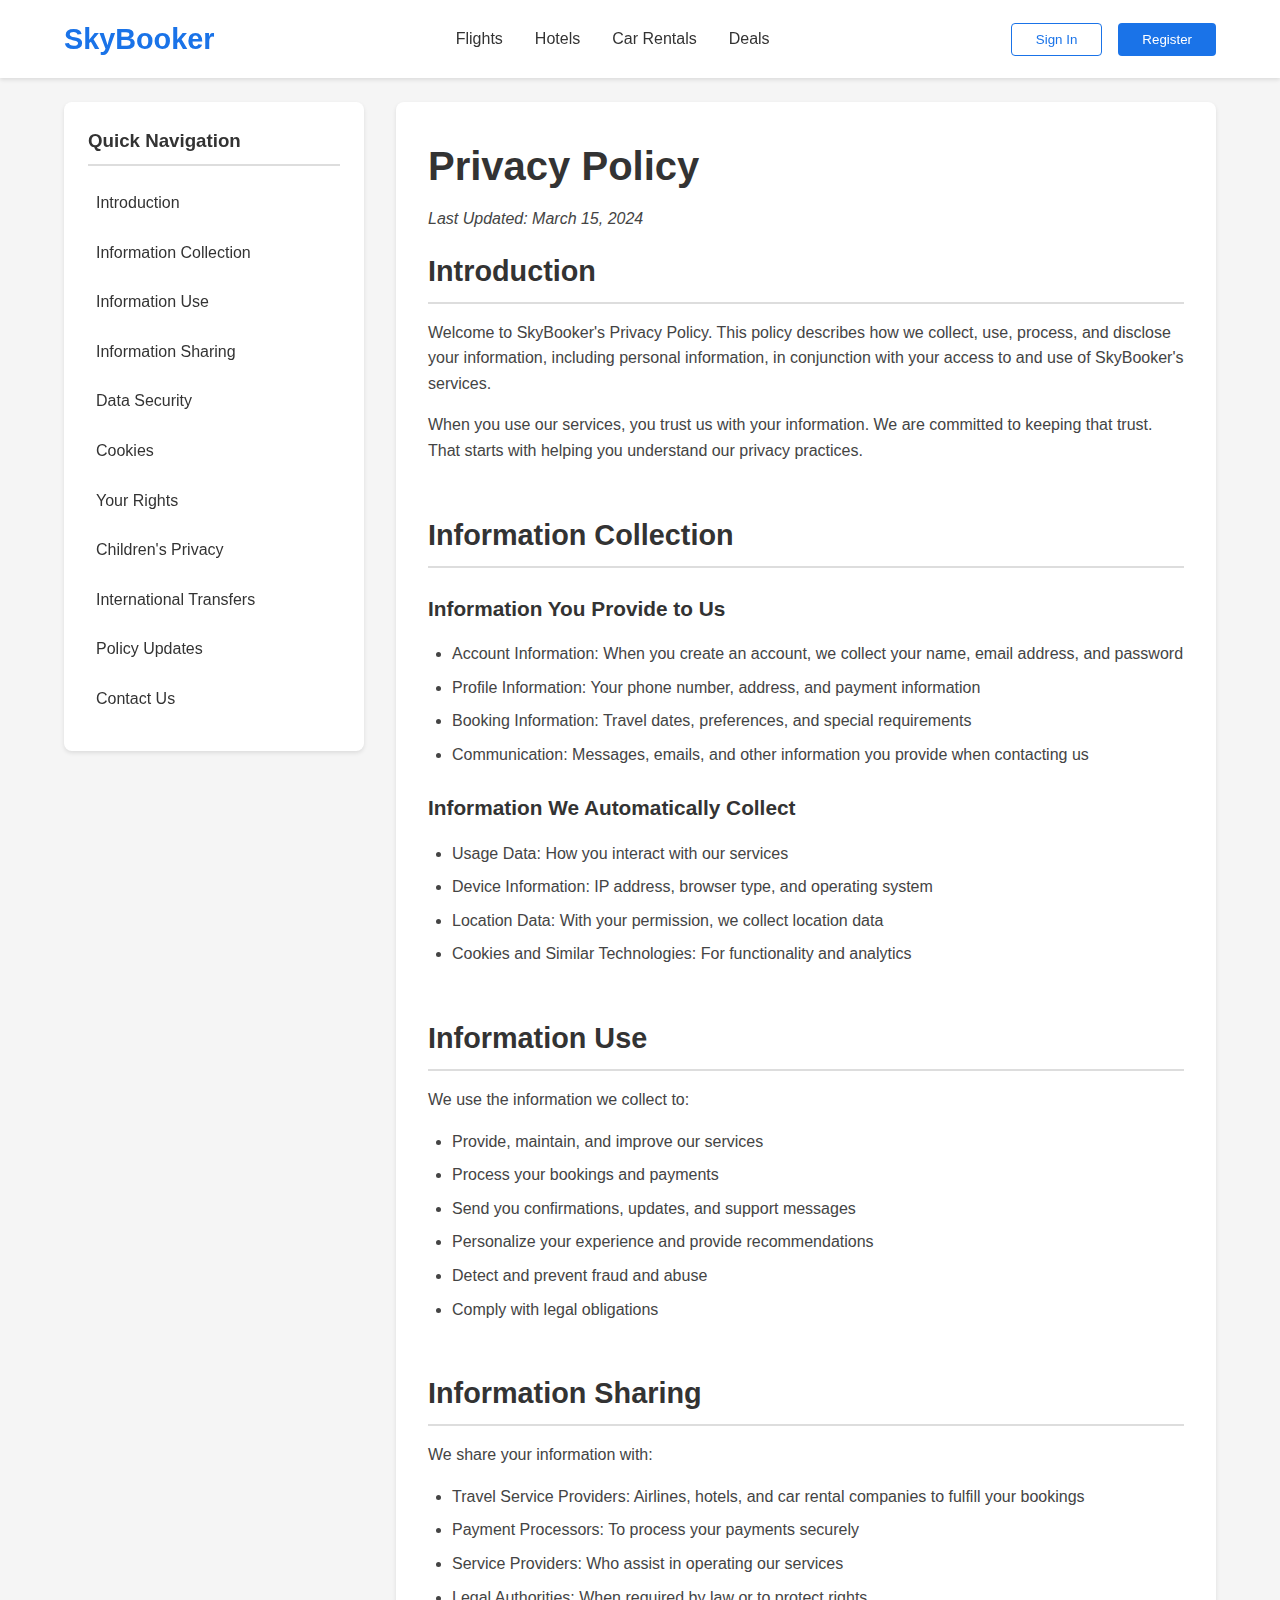
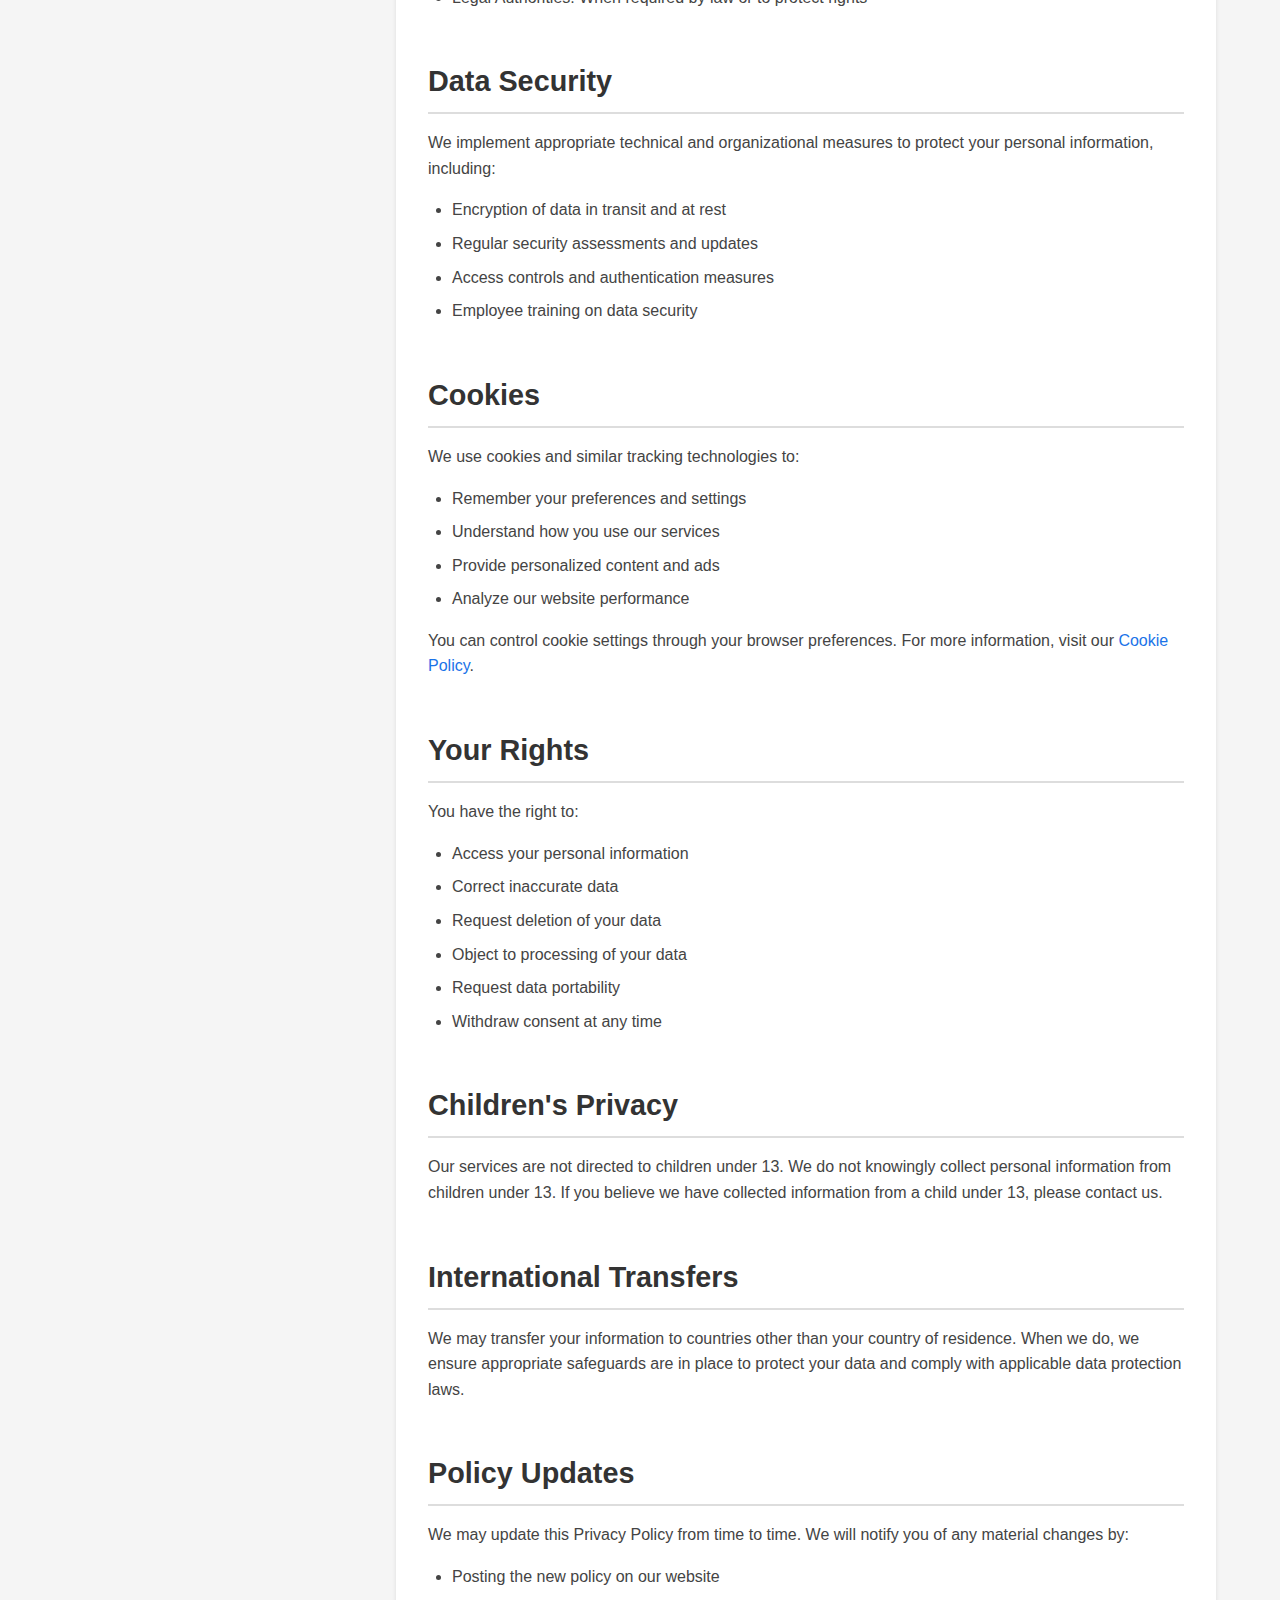
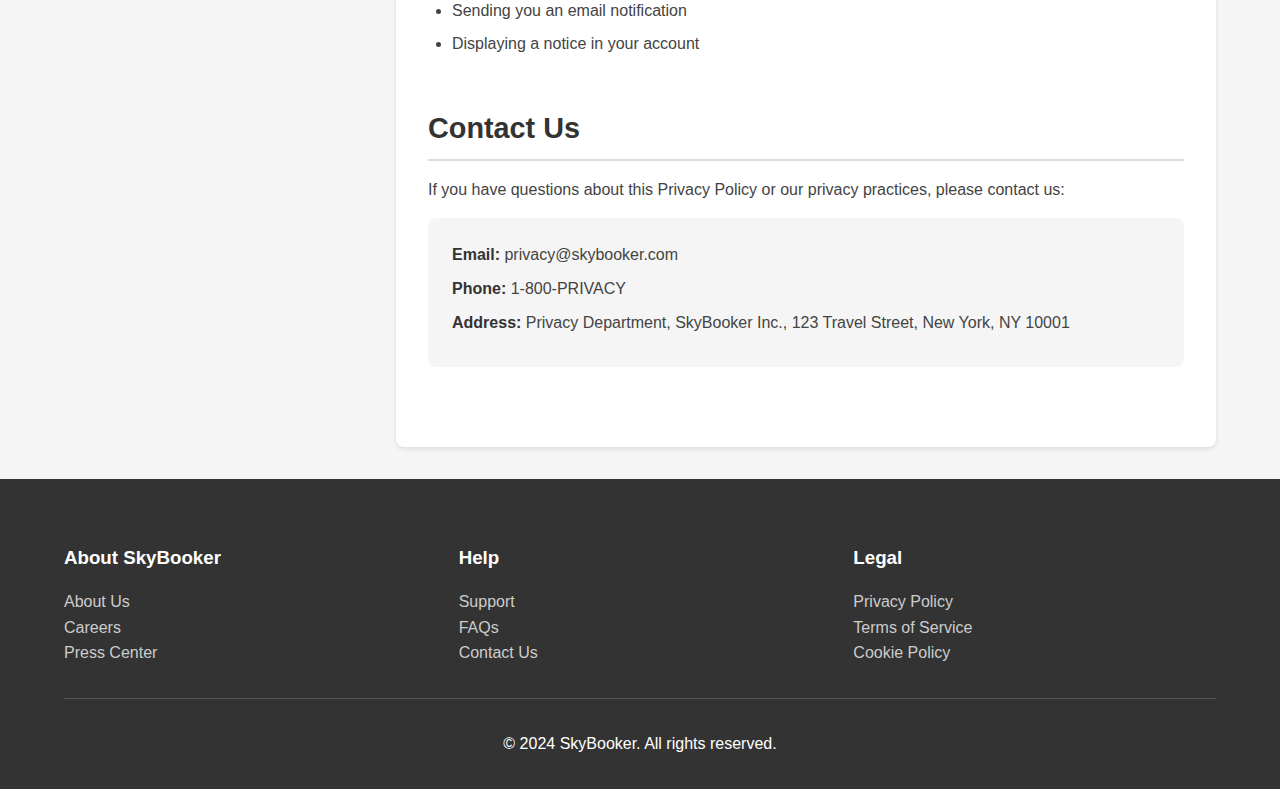
<file: privacy.html>
<!DOCTYPE html>
<html lang="en">
<head>
    <meta charset="UTF-8">
    <meta name="viewport" content="width=device-width, initial-scale=1.0">
    <title>SkyBooker - Privacy Policy</title>
    <link rel="stylesheet" href="css/style.css">
    <link rel="stylesheet" href="css/legal.css">
    <link rel="stylesheet" href="https://cdnjs.cloudflare.com/ajax/libs/font-awesome/6.0.0/css/all.min.css">
</head>
<body>
    <header>
        <nav class="navbar">
            <div class="logo">
                <h1>SkyBooker</h1>
            </div>
            <ul class="nav-links">
                <li><a href="index.html">Flights</a></li>
                <li><a href="hotels.html">Hotels</a></li>
                <li><a href="car-rentals.html">Car Rentals</a></li>
                <li><a href="deals.html">Deals</a></li>
            </ul>
            <div class="auth-buttons">
                <button class="btn-secondary" onclick="window.location.href='signin.html'">Sign In</button>
                <button class="btn-primary" onclick="window.location.href='register.html'">Register</button>
            </div>
        </nav>
    </header>

    <main class="legal-main">
        <div class="legal-container">
            <div class="legal-sidebar">
                <nav class="legal-nav">
                    <h3>Quick Navigation</h3>
                    <ul>
                        <li><a href="#introduction">Introduction</a></li>
                        <li><a href="#information-collection">Information Collection</a></li>
                        <li><a href="#information-use">Information Use</a></li>
                        <li><a href="#information-sharing">Information Sharing</a></li>
                        <li><a href="#data-security">Data Security</a></li>
                        <li><a href="#cookies">Cookies</a></li>
                        <li><a href="#your-rights">Your Rights</a></li>
                        <li><a href="#children-privacy">Children's Privacy</a></li>
                        <li><a href="#international-transfers">International Transfers</a></li>
                        <li><a href="#updates">Policy Updates</a></li>
                        <li><a href="#contact">Contact Us</a></li>
                    </ul>
                </nav>
            </div>

            <div class="legal-content">
                <h1>Privacy Policy</h1>
                <p class="last-updated">Last Updated: March 15, 2024</p>

                <section id="introduction">
                    <h2>Introduction</h2>
                    <p>Welcome to SkyBooker's Privacy Policy. This policy describes how we collect, use, process, and disclose your information, including personal information, in conjunction with your access to and use of SkyBooker's services.</p>
                    <p>When you use our services, you trust us with your information. We are committed to keeping that trust. That starts with helping you understand our privacy practices.</p>
                </section>

                <section id="information-collection">
                    <h2>Information Collection</h2>
                    <h3>Information You Provide to Us</h3>
                    <ul>
                        <li>Account Information: When you create an account, we collect your name, email address, and password</li>
                        <li>Profile Information: Your phone number, address, and payment information</li>
                        <li>Booking Information: Travel dates, preferences, and special requirements</li>
                        <li>Communication: Messages, emails, and other information you provide when contacting us</li>
                    </ul>

                    <h3>Information We Automatically Collect</h3>
                    <ul>
                        <li>Usage Data: How you interact with our services</li>
                        <li>Device Information: IP address, browser type, and operating system</li>
                        <li>Location Data: With your permission, we collect location data</li>
                        <li>Cookies and Similar Technologies: For functionality and analytics</li>
                    </ul>
                </section>

                <section id="information-use">
                    <h2>Information Use</h2>
                    <p>We use the information we collect to:</p>
                    <ul>
                        <li>Provide, maintain, and improve our services</li>
                        <li>Process your bookings and payments</li>
                        <li>Send you confirmations, updates, and support messages</li>
                        <li>Personalize your experience and provide recommendations</li>
                        <li>Detect and prevent fraud and abuse</li>
                        <li>Comply with legal obligations</li>
                    </ul>
                </section>

                <section id="information-sharing">
                    <h2>Information Sharing</h2>
                    <p>We share your information with:</p>
                    <ul>
                        <li>Travel Service Providers: Airlines, hotels, and car rental companies to fulfill your bookings</li>
                        <li>Payment Processors: To process your payments securely</li>
                        <li>Service Providers: Who assist in operating our services</li>
                        <li>Legal Authorities: When required by law or to protect rights</li>
                    </ul>
                </section>

                <section id="data-security">
                    <h2>Data Security</h2>
                    <p>We implement appropriate technical and organizational measures to protect your personal information, including:</p>
                    <ul>
                        <li>Encryption of data in transit and at rest</li>
                        <li>Regular security assessments and updates</li>
                        <li>Access controls and authentication measures</li>
                        <li>Employee training on data security</li>
                    </ul>
                </section>

                <section id="cookies">
                    <h2>Cookies</h2>
                    <p>We use cookies and similar tracking technologies to:</p>
                    <ul>
                        <li>Remember your preferences and settings</li>
                        <li>Understand how you use our services</li>
                        <li>Provide personalized content and ads</li>
                        <li>Analyze our website performance</li>
                    </ul>
                    <p>You can control cookie settings through your browser preferences. For more information, visit our <a href="cookies.html">Cookie Policy</a>.</p>
                </section>

                <section id="your-rights">
                    <h2>Your Rights</h2>
                    <p>You have the right to:</p>
                    <ul>
                        <li>Access your personal information</li>
                        <li>Correct inaccurate data</li>
                        <li>Request deletion of your data</li>
                        <li>Object to processing of your data</li>
                        <li>Request data portability</li>
                        <li>Withdraw consent at any time</li>
                    </ul>
                </section>

                <section id="children-privacy">
                    <h2>Children's Privacy</h2>
                    <p>Our services are not directed to children under 13. We do not knowingly collect personal information from children under 13. If you believe we have collected information from a child under 13, please contact us.</p>
                </section>

                <section id="international-transfers">
                    <h2>International Transfers</h2>
                    <p>We may transfer your information to countries other than your country of residence. When we do, we ensure appropriate safeguards are in place to protect your data and comply with applicable data protection laws.</p>
                </section>

                <section id="updates">
                    <h2>Policy Updates</h2>
                    <p>We may update this Privacy Policy from time to time. We will notify you of any material changes by:</p>
                    <ul>
                        <li>Posting the new policy on our website</li>
                        <li>Sending you an email notification</li>
                        <li>Displaying a notice in your account</li>
                    </ul>
                </section>

                <section id="contact">
                    <h2>Contact Us</h2>
                    <p>If you have questions about this Privacy Policy or our privacy practices, please contact us:</p>
                    <div class="contact-info">
                        <p><strong>Email:</strong> privacy@skybooker.com</p>
                        <p><strong>Phone:</strong> 1-800-PRIVACY</p>
                        <p><strong>Address:</strong> Privacy Department, SkyBooker Inc., 123 Travel Street, New York, NY 10001</p>
                    </div>
                </section>
            </div>
        </div>
    </main>

    <footer>
        <div class="footer-content">
            <div class="footer-section">
                <h3>About SkyBooker</h3>
                <ul>
                    <li><a href="#">About Us</a></li>
                    <li><a href="#">Careers</a></li>
                    <li><a href="#">Press Center</a></li>
                </ul>
            </div>
            <div class="footer-section">
                <h3>Help</h3>
                <ul>
                    <li><a href="support.html">Support</a></li>
                    <li><a href="faqs.html">FAQs</a></li>
                    <li><a href="contact.html">Contact Us</a></li>
                </ul>
            </div>
            <div class="footer-section">
                <h3>Legal</h3>
                <ul>
                    <li><a href="privacy.html">Privacy Policy</a></li>
                    <li><a href="terms.html">Terms of Service</a></li>
                    <li><a href="cookies.html">Cookie Policy</a></li>
                </ul>
            </div>
        </div>
        <div class="footer-bottom">
            <p>&copy; 2024 SkyBooker. All rights reserved.</p>
        </div>
    </footer>

    <script src="js/legal.js"></script>
</body>
</html>
</file>
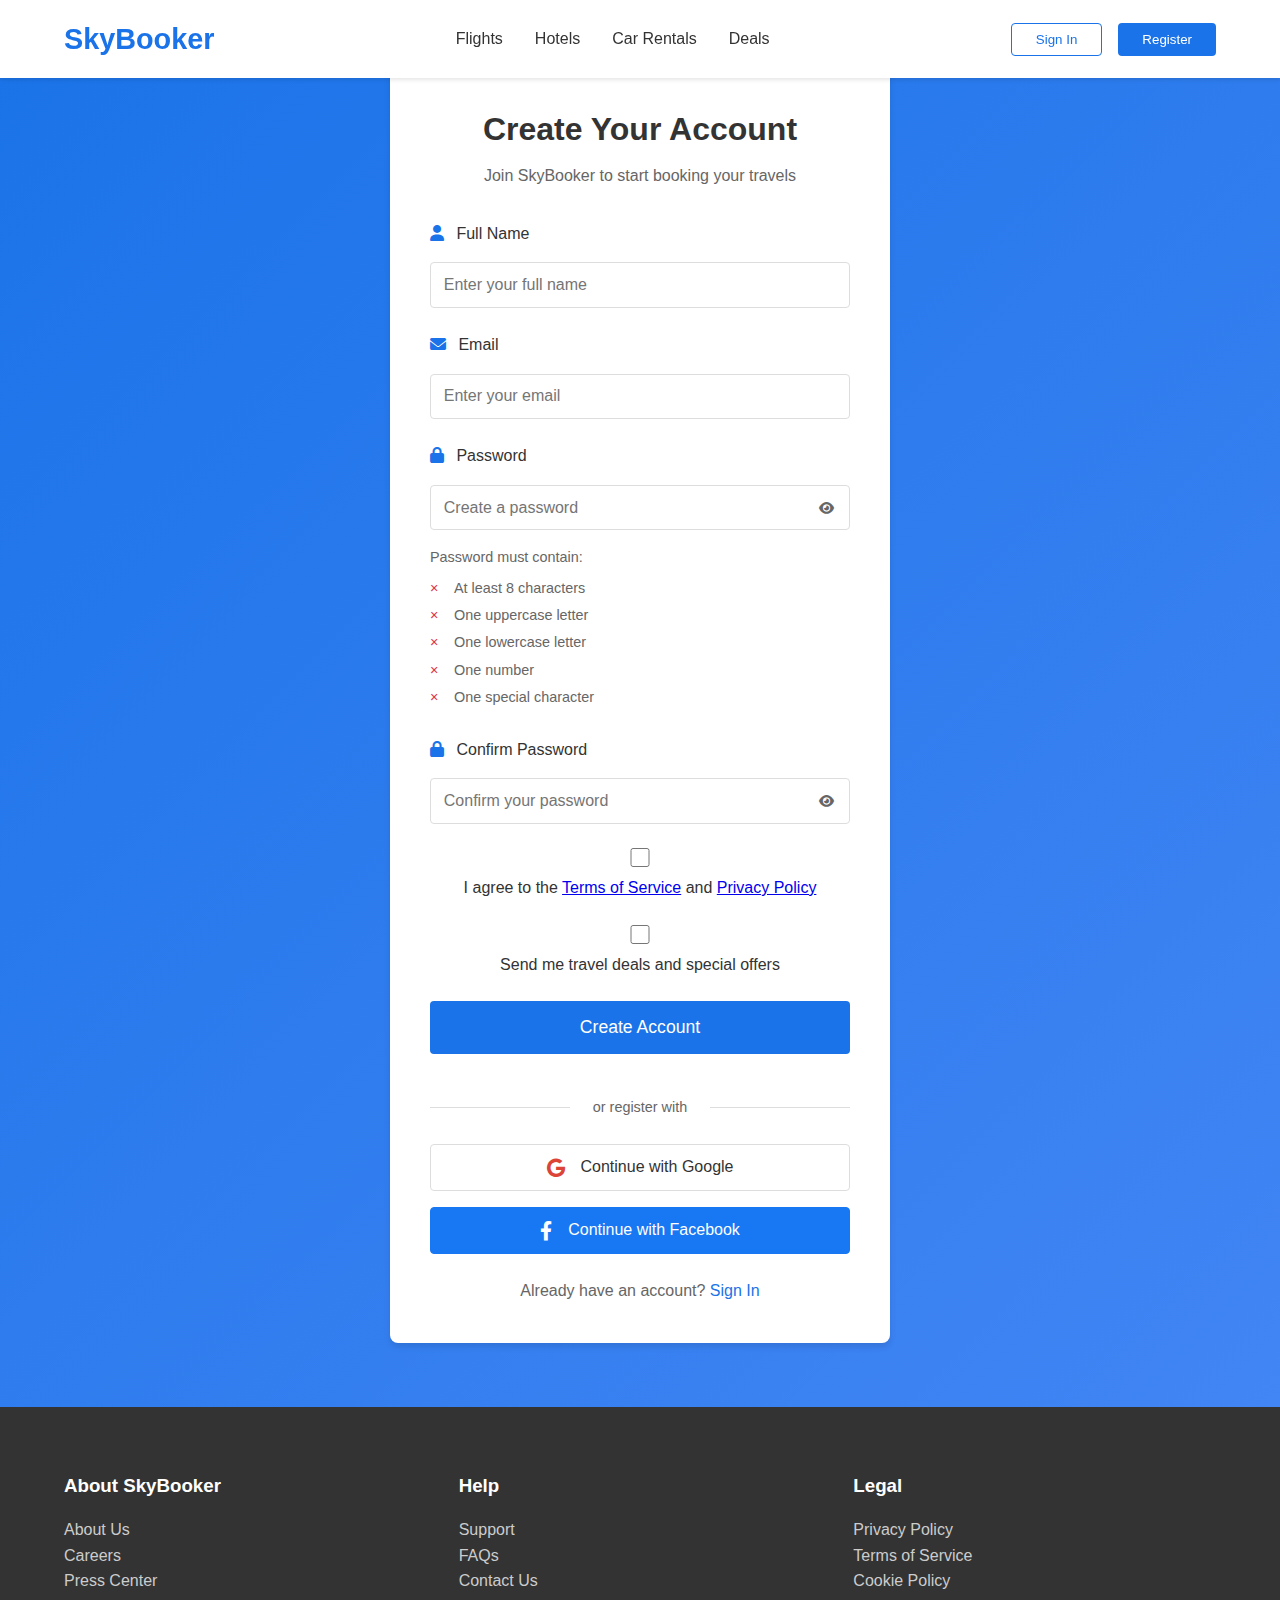
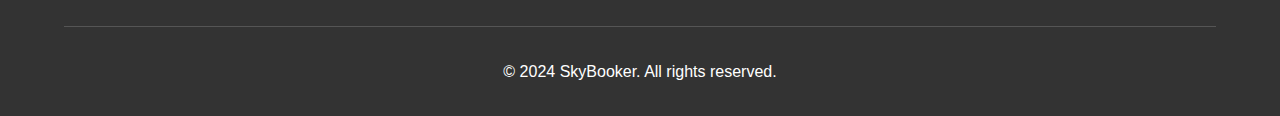
<file: register.html>
<!DOCTYPE html>
<html lang="en">
<head>
    <meta charset="UTF-8">
    <meta name="viewport" content="width=device-width, initial-scale=1.0">
    <title>SkyBooker - Register</title>
    <link rel="stylesheet" href="css/style.css">
    <link rel="stylesheet" href="css/auth.css">
    <link rel="stylesheet" href="https://cdnjs.cloudflare.com/ajax/libs/font-awesome/6.0.0/css/all.min.css">
</head>
<body>
    <header>
        <nav class="navbar">
            <div class="logo">
                <h1>SkyBooker</h1>
            </div>
            <ul class="nav-links">
                <li><a href="index.html">Flights</a></li>
                <li><a href="hotels.html">Hotels</a></li>
                <li><a href="car-rentals.html">Car Rentals</a></li>
                <li><a href="deals.html">Deals</a></li>
            </ul>
            <div class="auth-buttons">
                <button class="btn-secondary" onclick="window.location.href='signin.html'">Sign In</button>
                <button class="btn-primary" onclick="window.location.href='register.html'">Register</button>
            </div>
        </nav>
    </header>

    <main class="auth-main">
        <div class="auth-container">
            <div class="auth-box">
                <h2>Create Your Account</h2>
                <p class="auth-subtitle">Join SkyBooker to start booking your travels</p>

                <form id="register-form" class="auth-form">
                    <div class="form-group">
                        <label for="fullname"><i class="fas fa-user"></i> Full Name</label>
                        <input type="text" id="fullname" required placeholder="Enter your full name">
                    </div>

                    <div class="form-group">
                        <label for="email"><i class="fas fa-envelope"></i> Email</label>
                        <input type="email" id="email" required placeholder="Enter your email">
                    </div>

                    <div class="form-group">
                        <label for="password"><i class="fas fa-lock"></i> Password</label>
                        <div class="password-input">
                            <input type="password" id="password" required placeholder="Create a password">
                            <button type="button" class="toggle-password">
                                <i class="fas fa-eye"></i>
                            </button>
                        </div>
                        <div class="password-requirements">
                            <p>Password must contain:</p>
                            <ul>
                                <li id="length">At least 8 characters</li>
                                <li id="uppercase">One uppercase letter</li>
                                <li id="lowercase">One lowercase letter</li>
                                <li id="number">One number</li>
                                <li id="special">One special character</li>
                            </ul>
                        </div>
                    </div>

                    <div class="form-group">
                        <label for="confirm-password"><i class="fas fa-lock"></i> Confirm Password</label>
                        <div class="password-input">
                            <input type="password" id="confirm-password" required placeholder="Confirm your password">
                            <button type="button" class="toggle-password">
                                <i class="fas fa-eye"></i>
                            </button>
                        </div>
                    </div>

                    <div class="form-group checkbox-group">
                        <input type="checkbox" id="terms" required>
                        <label for="terms">I agree to the <a href="#">Terms of Service</a> and <a href="#">Privacy Policy</a></label>
                    </div>

                    <div class="form-group checkbox-group">
                        <input type="checkbox" id="newsletter">
                        <label for="newsletter">Send me travel deals and special offers</label>
                    </div>

                    <button type="submit" class="btn-primary auth-submit">Create Account</button>
                </form>

                <div class="auth-divider">
                    <span>or register with</span>
                </div>

                <div class="social-auth">
                    <button class="social-btn google">
                        <i class="fab fa-google"></i>
                        Continue with Google
                    </button>
                    <button class="social-btn facebook">
                        <i class="fab fa-facebook-f"></i>
                        Continue with Facebook
                    </button>
                </div>

                <p class="auth-switch">
                    Already have an account? <a href="signin.html">Sign In</a>
                </p>
            </div>
        </div>
    </main>

    <footer>
        <div class="footer-content">
            <div class="footer-section">
                <h3>About SkyBooker</h3>
                <ul>
                    <li><a href="#">About Us</a></li>
                    <li><a href="#">Careers</a></li>
                    <li><a href="#">Press Center</a></li>
                </ul>
            </div>
            <div class="footer-section">
                <h3>Help</h3>
                <ul>
                    <li><a href="#">Support</a></li>
                    <li><a href="#">FAQs</a></li>
                    <li><a href="#">Contact Us</a></li>
                </ul>
            </div>
            <div class="footer-section">
                <h3>Legal</h3>
                <ul>
                    <li><a href="#">Privacy Policy</a></li>
                    <li><a href="#">Terms of Service</a></li>
                    <li><a href="#">Cookie Policy</a></li>
                </ul>
            </div>
        </div>
        <div class="footer-bottom">
            <p>&copy; 2024 SkyBooker. All rights reserved.</p>
        </div>
    </footer>

    <script src="js/auth.js"></script>
</body>
</html>
</file>
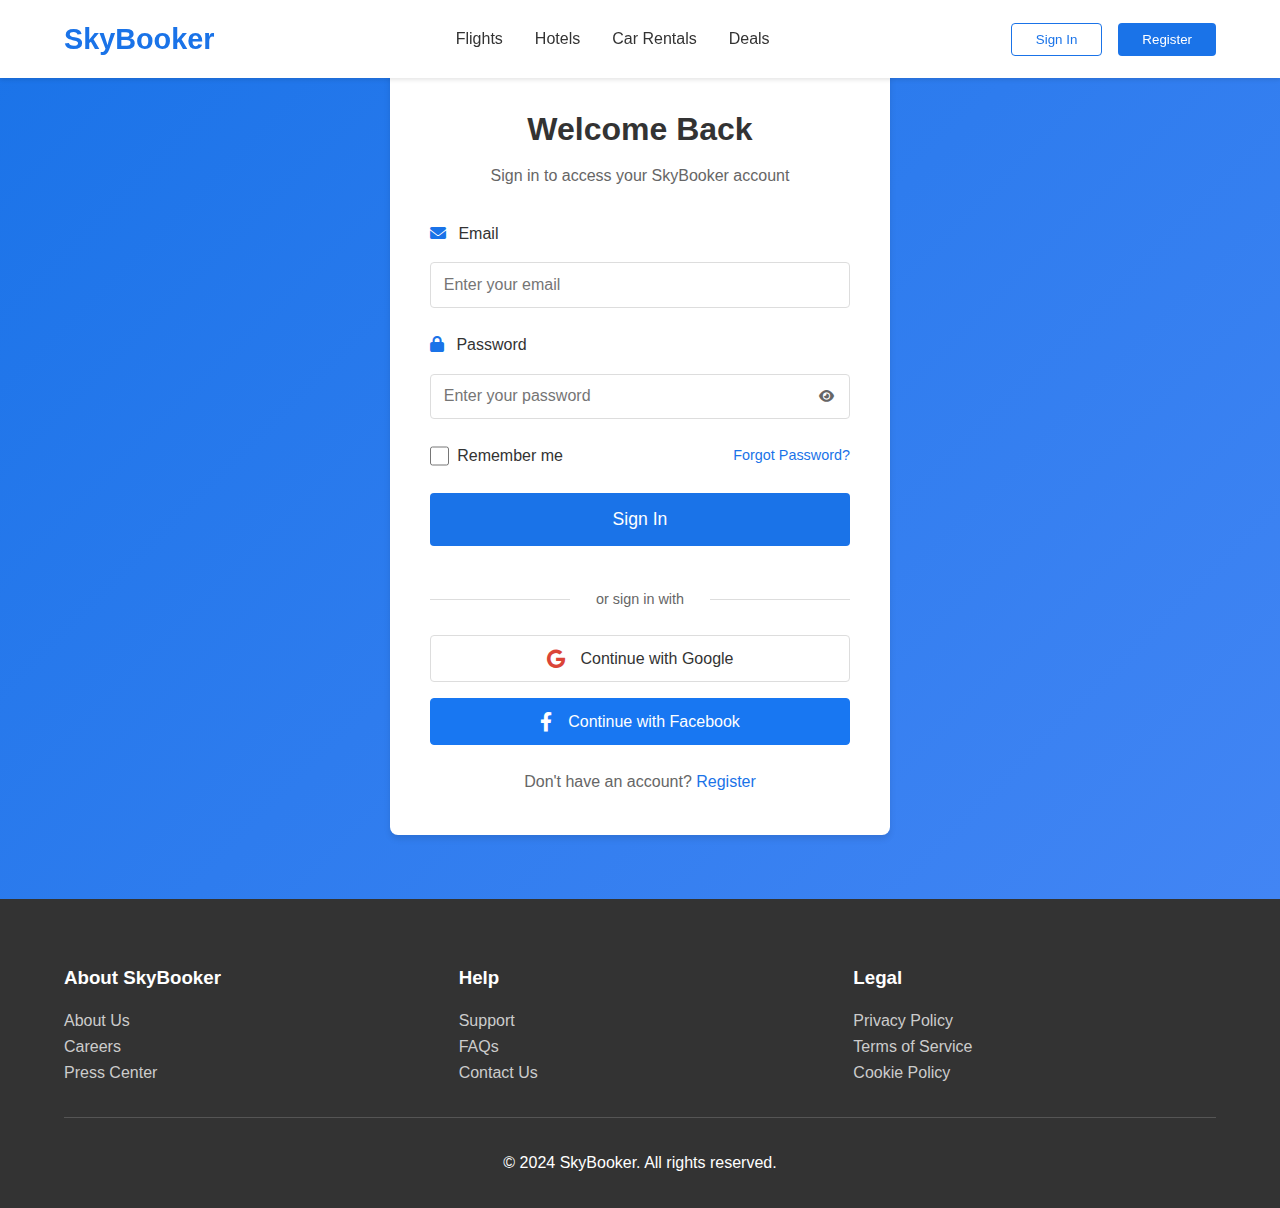
<file: signin.html>
<!DOCTYPE html>
<html lang="en">
<head>
    <meta charset="UTF-8">
    <meta name="viewport" content="width=device-width, initial-scale=1.0">
    <title>SkyBooker - Sign In</title>
    <link rel="stylesheet" href="css/style.css">
    <link rel="stylesheet" href="css/auth.css">
    <link rel="stylesheet" href="https://cdnjs.cloudflare.com/ajax/libs/font-awesome/6.0.0/css/all.min.css">
</head>
<body>
    <header>
        <nav class="navbar">
            <div class="logo">
                <h1>SkyBooker</h1>
            </div>
            <ul class="nav-links">
                <li><a href="index.html">Flights</a></li>
                <li><a href="hotels.html">Hotels</a></li>
                <li><a href="car-rentals.html">Car Rentals</a></li>
                <li><a href="deals.html">Deals</a></li>
            </ul>
            <div class="auth-buttons">
                <button class="btn-secondary" onclick="window.location.href='signin.html'">Sign In</button>
                <button class="btn-primary" onclick="window.location.href='register.html'">Register</button>
            </div>
        </nav>
    </header>

    <main class="auth-main">
        <div class="auth-container">
            <div class="auth-box">
                <h2>Welcome Back</h2>
                <p class="auth-subtitle">Sign in to access your SkyBooker account</p>

                <form id="signin-form" class="auth-form">
                    <div class="form-group">
                        <label for="email"><i class="fas fa-envelope"></i> Email</label>
                        <input type="email" id="email" required placeholder="Enter your email">
                    </div>

                    <div class="form-group">
                        <label for="password"><i class="fas fa-lock"></i> Password</label>
                        <div class="password-input">
                            <input type="password" id="password" required placeholder="Enter your password">
                            <button type="button" class="toggle-password">
                                <i class="fas fa-eye"></i>
                            </button>
                        </div>
                    </div>

                    <div class="form-options">
                        <div class="checkbox-group">
                            <input type="checkbox" id="remember">
                            <label for="remember">Remember me</label>
                        </div>
                        <a href="#" class="forgot-password">Forgot Password?</a>
                    </div>

                    <button type="submit" class="btn-primary auth-submit">Sign In</button>
                </form>

                <div class="auth-divider">
                    <span>or sign in with</span>
                </div>

                <div class="social-auth">
                    <button class="social-btn google">
                        <i class="fab fa-google"></i>
                        Continue with Google
                    </button>
                    <button class="social-btn facebook">
                        <i class="fab fa-facebook-f"></i>
                        Continue with Facebook
                    </button>
                </div>

                <p class="auth-switch">
                    Don't have an account? <a href="register.html">Register</a>
                </p>
            </div>
        </div>
    </main>

    <footer>
        <div class="footer-content">
            <div class="footer-section">
                <h3>About SkyBooker</h3>
                <ul>
                    <li><a href="#">About Us</a></li>
                    <li><a href="#">Careers</a></li>
                    <li><a href="#">Press Center</a></li>
                </ul>
            </div>
            <div class="footer-section">
                <h3>Help</h3>
                <ul>
                    <li><a href="#">Support</a></li>
                    <li><a href="#">FAQs</a></li>
                    <li><a href="#">Contact Us</a></li>
                </ul>
            </div>
            <div class="footer-section">
                <h3>Legal</h3>
                <ul>
                    <li><a href="#">Privacy Policy</a></li>
                    <li><a href="#">Terms of Service</a></li>
                    <li><a href="#">Cookie Policy</a></li>
                </ul>
            </div>
        </div>
        <div class="footer-bottom">
            <p>&copy; 2024 SkyBooker. All rights reserved.</p>
        </div>
    </footer>

    <script src="js/auth.js"></script>
</body>
</html>
</file>
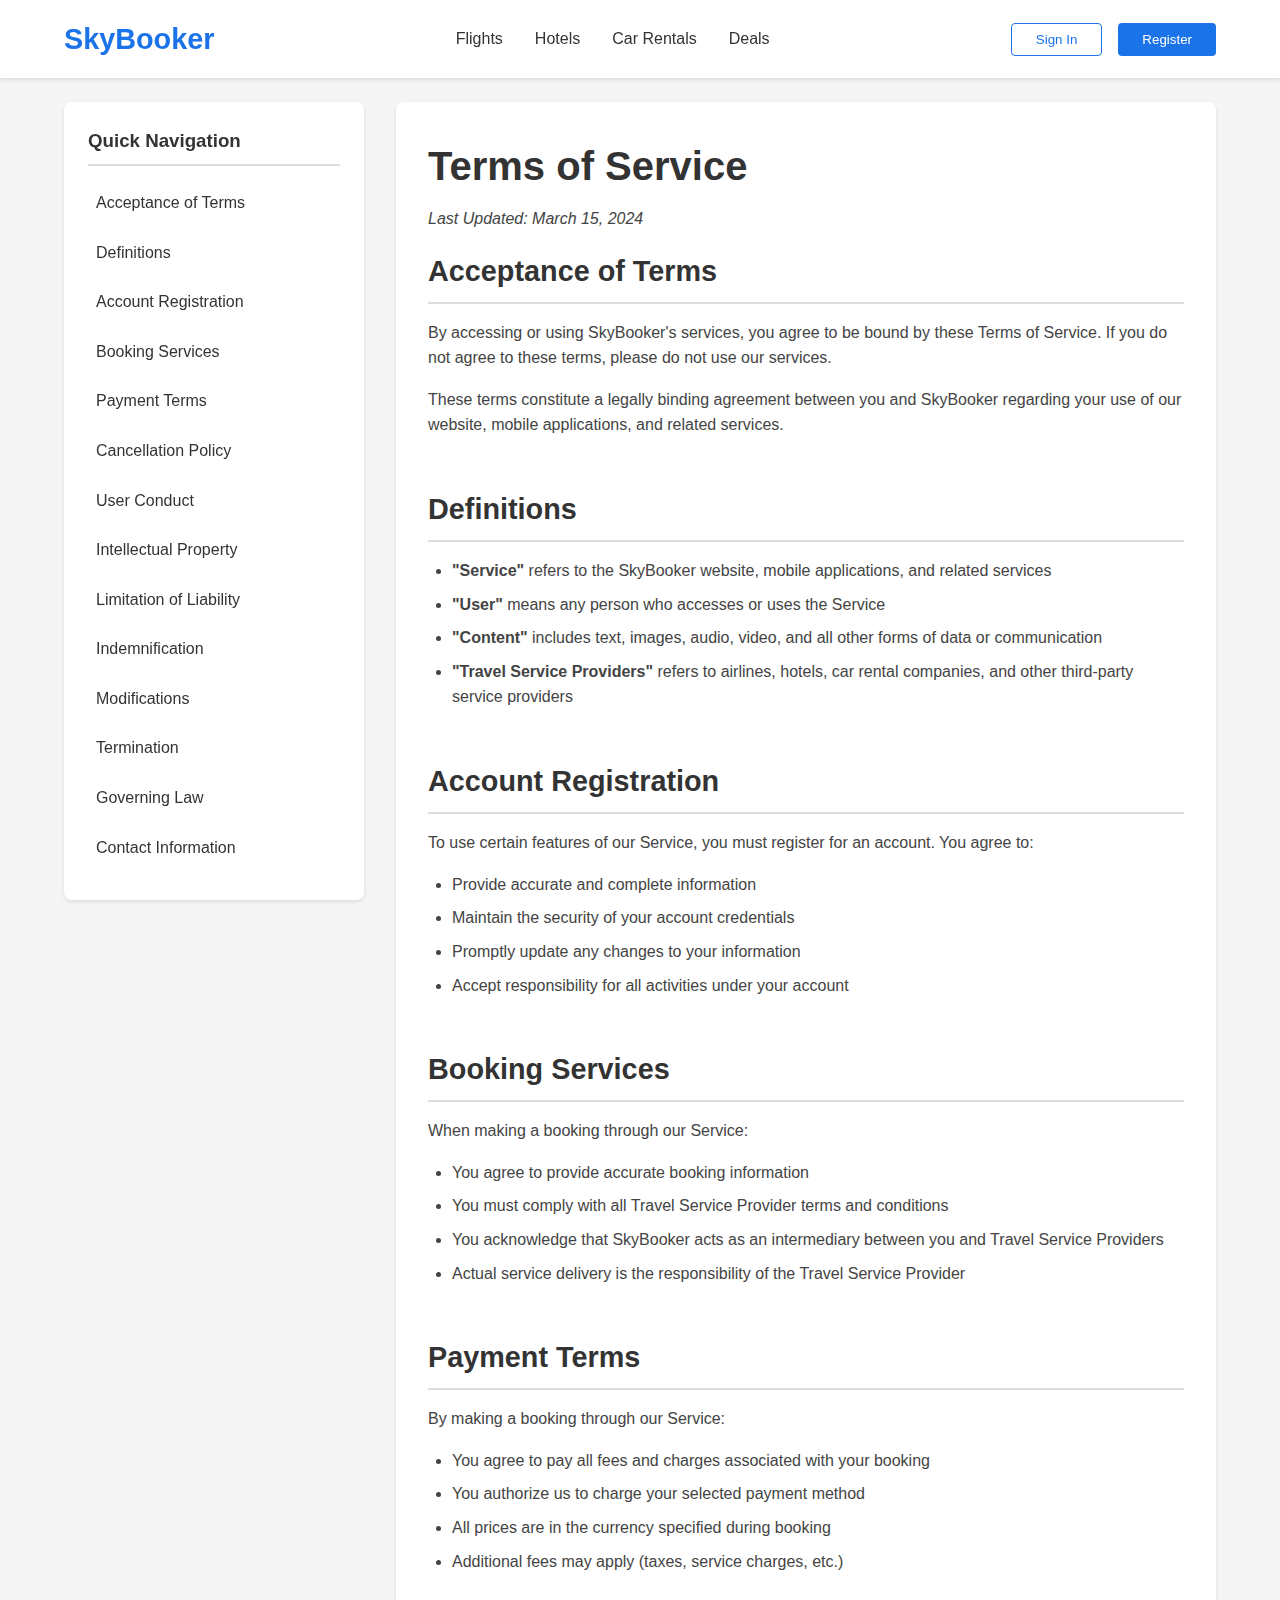
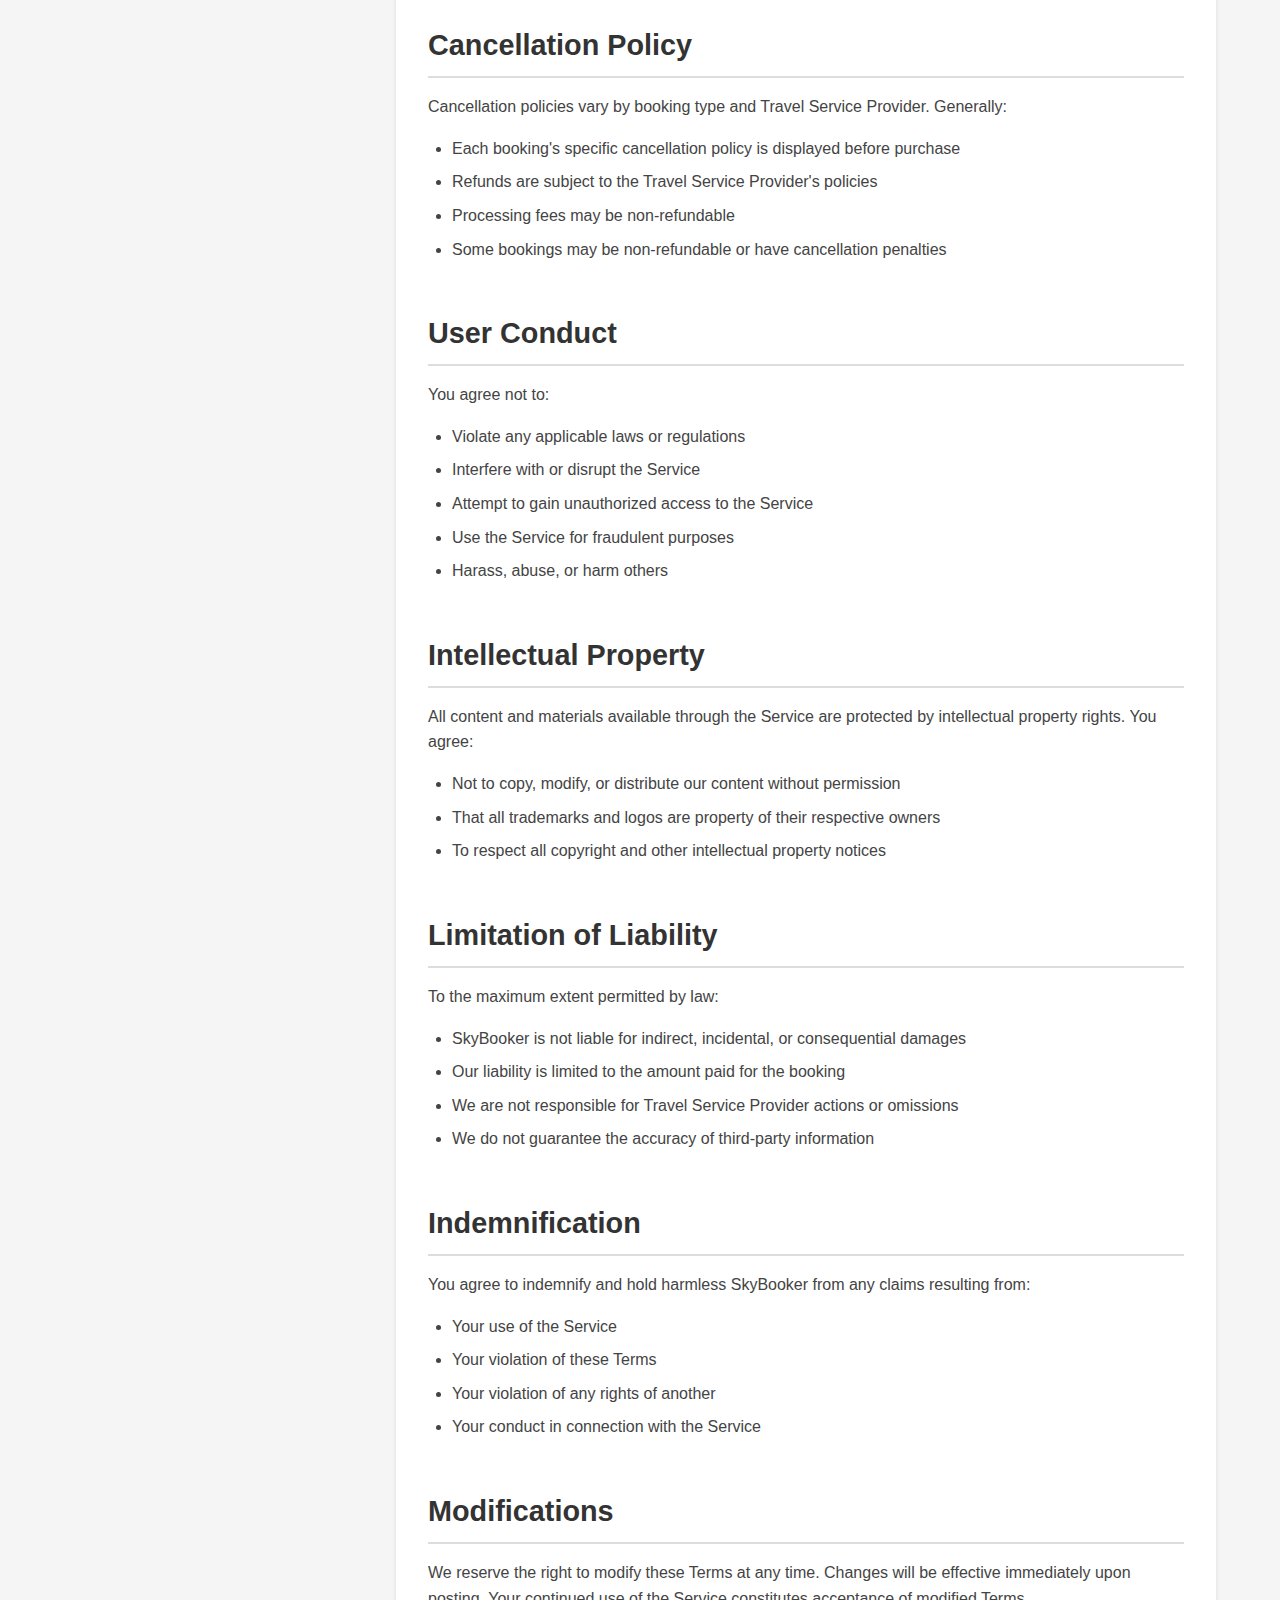
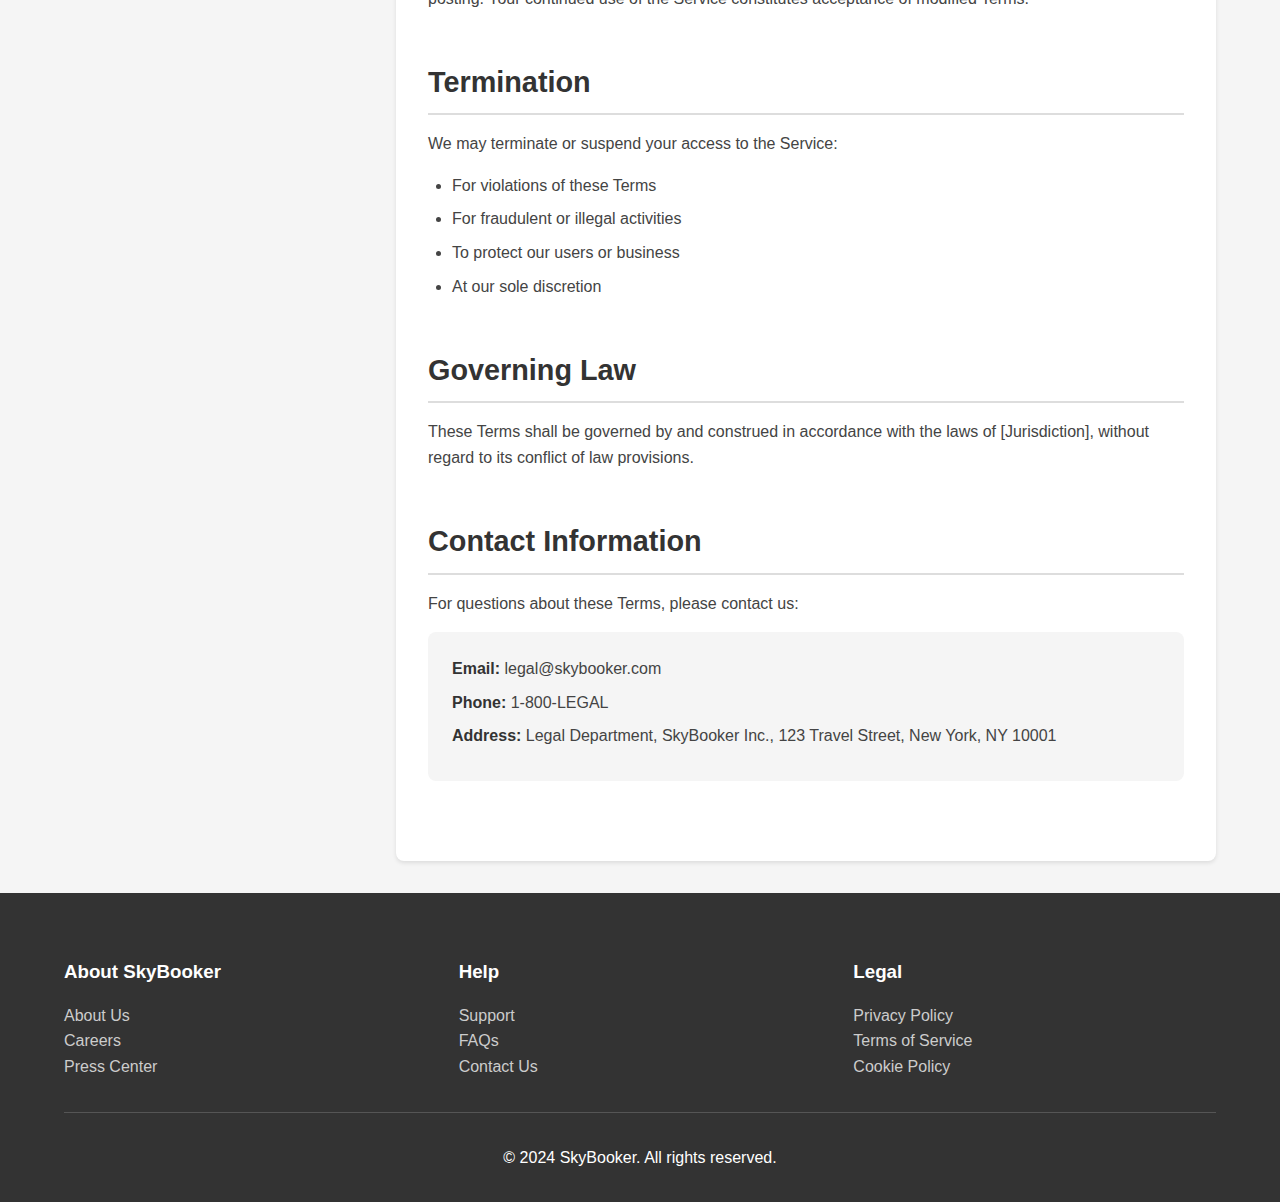
<file: terms.html>
<!DOCTYPE html>
<html lang="en">
<head>
    <meta charset="UTF-8">
    <meta name="viewport" content="width=device-width, initial-scale=1.0">
    <title>SkyBooker - Terms of Service</title>
    <link rel="stylesheet" href="css/style.css">
    <link rel="stylesheet" href="css/legal.css">
    <link rel="stylesheet" href="https://cdnjs.cloudflare.com/ajax/libs/font-awesome/6.0.0/css/all.min.css">
</head>
<body>
    <header>
        <nav class="navbar">
            <div class="logo">
                <h1>SkyBooker</h1>
            </div>
            <ul class="nav-links">
                <li><a href="index.html">Flights</a></li>
                <li><a href="hotels.html">Hotels</a></li>
                <li><a href="car-rentals.html">Car Rentals</a></li>
                <li><a href="deals.html">Deals</a></li>
            </ul>
            <div class="auth-buttons">
                <button class="btn-secondary" onclick="window.location.href='signin.html'">Sign In</button>
                <button class="btn-primary" onclick="window.location.href='register.html'">Register</button>
            </div>
        </nav>
    </header>

    <main class="legal-main">
        <div class="legal-container">
            <div class="legal-sidebar">
                <nav class="legal-nav">
                    <h3>Quick Navigation</h3>
                    <ul>
                        <li><a href="#acceptance">Acceptance of Terms</a></li>
                        <li><a href="#definitions">Definitions</a></li>
                        <li><a href="#account">Account Registration</a></li>
                        <li><a href="#booking">Booking Services</a></li>
                        <li><a href="#payment">Payment Terms</a></li>
                        <li><a href="#cancellation">Cancellation Policy</a></li>
                        <li><a href="#user-conduct">User Conduct</a></li>
                        <li><a href="#intellectual-property">Intellectual Property</a></li>
                        <li><a href="#liability">Limitation of Liability</a></li>
                        <li><a href="#indemnification">Indemnification</a></li>
                        <li><a href="#modifications">Modifications</a></li>
                        <li><a href="#termination">Termination</a></li>
                        <li><a href="#governing-law">Governing Law</a></li>
                        <li><a href="#contact">Contact Information</a></li>
                    </ul>
                </nav>
            </div>

            <div class="legal-content">
                <h1>Terms of Service</h1>
                <p class="last-updated">Last Updated: March 15, 2024</p>

                <section id="acceptance">
                    <h2>Acceptance of Terms</h2>
                    <p>By accessing or using SkyBooker's services, you agree to be bound by these Terms of Service. If you do not agree to these terms, please do not use our services.</p>
                    <p>These terms constitute a legally binding agreement between you and SkyBooker regarding your use of our website, mobile applications, and related services.</p>
                </section>

                <section id="definitions">
                    <h2>Definitions</h2>
                    <ul>
                        <li><strong>"Service"</strong> refers to the SkyBooker website, mobile applications, and related services</li>
                        <li><strong>"User"</strong> means any person who accesses or uses the Service</li>
                        <li><strong>"Content"</strong> includes text, images, audio, video, and all other forms of data or communication</li>
                        <li><strong>"Travel Service Providers"</strong> refers to airlines, hotels, car rental companies, and other third-party service providers</li>
                    </ul>
                </section>

                <section id="account">
                    <h2>Account Registration</h2>
                    <p>To use certain features of our Service, you must register for an account. You agree to:</p>
                    <ul>
                        <li>Provide accurate and complete information</li>
                        <li>Maintain the security of your account credentials</li>
                        <li>Promptly update any changes to your information</li>
                        <li>Accept responsibility for all activities under your account</li>
                    </ul>
                </section>

                <section id="booking">
                    <h2>Booking Services</h2>
                    <p>When making a booking through our Service:</p>
                    <ul>
                        <li>You agree to provide accurate booking information</li>
                        <li>You must comply with all Travel Service Provider terms and conditions</li>
                        <li>You acknowledge that SkyBooker acts as an intermediary between you and Travel Service Providers</li>
                        <li>Actual service delivery is the responsibility of the Travel Service Provider</li>
                    </ul>
                </section>

                <section id="payment">
                    <h2>Payment Terms</h2>
                    <p>By making a booking through our Service:</p>
                    <ul>
                        <li>You agree to pay all fees and charges associated with your booking</li>
                        <li>You authorize us to charge your selected payment method</li>
                        <li>All prices are in the currency specified during booking</li>
                        <li>Additional fees may apply (taxes, service charges, etc.)</li>
                    </ul>
                </section>

                <section id="cancellation">
                    <h2>Cancellation Policy</h2>
                    <p>Cancellation policies vary by booking type and Travel Service Provider. Generally:</p>
                    <ul>
                        <li>Each booking's specific cancellation policy is displayed before purchase</li>
                        <li>Refunds are subject to the Travel Service Provider's policies</li>
                        <li>Processing fees may be non-refundable</li>
                        <li>Some bookings may be non-refundable or have cancellation penalties</li>
                    </ul>
                </section>

                <section id="user-conduct">
                    <h2>User Conduct</h2>
                    <p>You agree not to:</p>
                    <ul>
                        <li>Violate any applicable laws or regulations</li>
                        <li>Interfere with or disrupt the Service</li>
                        <li>Attempt to gain unauthorized access to the Service</li>
                        <li>Use the Service for fraudulent purposes</li>
                        <li>Harass, abuse, or harm others</li>
                    </ul>
                </section>

                <section id="intellectual-property">
                    <h2>Intellectual Property</h2>
                    <p>All content and materials available through the Service are protected by intellectual property rights. You agree:</p>
                    <ul>
                        <li>Not to copy, modify, or distribute our content without permission</li>
                        <li>That all trademarks and logos are property of their respective owners</li>
                        <li>To respect all copyright and other intellectual property notices</li>
                    </ul>
                </section>

                <section id="liability">
                    <h2>Limitation of Liability</h2>
                    <p>To the maximum extent permitted by law:</p>
                    <ul>
                        <li>SkyBooker is not liable for indirect, incidental, or consequential damages</li>
                        <li>Our liability is limited to the amount paid for the booking</li>
                        <li>We are not responsible for Travel Service Provider actions or omissions</li>
                        <li>We do not guarantee the accuracy of third-party information</li>
                    </ul>
                </section>

                <section id="indemnification">
                    <h2>Indemnification</h2>
                    <p>You agree to indemnify and hold harmless SkyBooker from any claims resulting from:</p>
                    <ul>
                        <li>Your use of the Service</li>
                        <li>Your violation of these Terms</li>
                        <li>Your violation of any rights of another</li>
                        <li>Your conduct in connection with the Service</li>
                    </ul>
                </section>

                <section id="modifications">
                    <h2>Modifications</h2>
                    <p>We reserve the right to modify these Terms at any time. Changes will be effective immediately upon posting. Your continued use of the Service constitutes acceptance of modified Terms.</p>
                </section>

                <section id="termination">
                    <h2>Termination</h2>
                    <p>We may terminate or suspend your access to the Service:</p>
                    <ul>
                        <li>For violations of these Terms</li>
                        <li>For fraudulent or illegal activities</li>
                        <li>To protect our users or business</li>
                        <li>At our sole discretion</li>
                    </ul>
                </section>

                <section id="governing-law">
                    <h2>Governing Law</h2>
                    <p>These Terms shall be governed by and construed in accordance with the laws of [Jurisdiction], without regard to its conflict of law provisions.</p>
                </section>

                <section id="contact">
                    <h2>Contact Information</h2>
                    <p>For questions about these Terms, please contact us:</p>
                    <div class="contact-info">
                        <p><strong>Email:</strong> legal@skybooker.com</p>
                        <p><strong>Phone:</strong> 1-800-LEGAL</p>
                        <p><strong>Address:</strong> Legal Department, SkyBooker Inc., 123 Travel Street, New York, NY 10001</p>
                    </div>
                </section>
            </div>
        </div>
    </main>

    <footer>
        <div class="footer-content">
            <div class="footer-section">
                <h3>About SkyBooker</h3>
                <ul>
                    <li><a href="#">About Us</a></li>
                    <li><a href="#">Careers</a></li>
                    <li><a href="#">Press Center</a></li>
                </ul>
            </div>
            <div class="footer-section">
                <h3>Help</h3>
                <ul>
                    <li><a href="support.html">Support</a></li>
                    <li><a href="faqs.html">FAQs</a></li>
                    <li><a href="contact.html">Contact Us</a></li>
                </ul>
            </div>
            <div class="footer-section">
                <h3>Legal</h3>
                <ul>
                    <li><a href="privacy.html">Privacy Policy</a></li>
                    <li><a href="terms.html">Terms of Service</a></li>
                    <li><a href="cookies.html">Cookie Policy</a></li>
                </ul>
            </div>
        </div>
        <div class="footer-bottom">
            <p>&copy; 2024 SkyBooker. All rights reserved.</p>
        </div>
    </footer>

    <script src="js/legal.js"></script>
</body>
</html>
</file>
<file: css/style.css>
:root {
    --primary-color: #1a73e8;
    --secondary-color: #4285f4;
    --accent-color: #fbbc05;
    --text-color: #333;
    --light-gray: #f5f5f5;
    --border-color: #ddd;
    --shadow: 0 2px 4px rgba(0, 0, 0, 0.1);
}

* {
    margin: 0;
    padding: 0;
    box-sizing: border-box;
    font-family: 'Segoe UI', Tahoma, Geneva, Verdana, sans-serif;
}

body {
    line-height: 1.6;
    color: var(--text-color);
}

/* Navbar Styles */
.navbar {
    display: flex;
    justify-content: space-between;
    align-items: center;
    padding: 1rem 5%;
    background-color: white;
    box-shadow: var(--shadow);
    position: fixed;
    width: 100%;
    top: 0;
    z-index: 1000;
}

.logo h1 {
    color: var(--primary-color);
    font-size: 1.8rem;
}

.nav-links {
    display: flex;
    list-style: none;
    gap: 2rem;
}

.nav-links a {
    text-decoration: none;
    color: var(--text-color);
    font-weight: 500;
    transition: color 0.3s;
}

.nav-links a:hover,
.nav-links a.active {
    color: var(--primary-color);
}

.auth-buttons {
    display: flex;
    gap: 1rem;
}

/* Button Styles */
.btn-primary, .btn-secondary {
    padding: 0.5rem 1.5rem;
    border-radius: 4px;
    border: none;
    cursor: pointer;
    font-weight: 500;
    transition: all 0.3s;
}

.btn-primary {
    background-color: var(--primary-color);
    color: white;
}

.btn-secondary {
    background-color: transparent;
    color: var(--primary-color);
    border: 1px solid var(--primary-color);
}

.btn-primary:hover {
    background-color: var(--secondary-color);
}

.btn-secondary:hover {
    background-color: rgba(26, 115, 232, 0.1);
}

/* Hero Section */
.hero {
    padding: 8rem 5% 4rem;
    background: linear-gradient(135deg, #1a73e8 0%, #4285f4 100%);
    color: white;
    min-height: 100vh;
}

.hero-content {
    text-align: center;
    margin-bottom: 3rem;
}

.hero-content h1 {
    font-size: 3rem;
    margin-bottom: 1rem;
}

/* Booking Form */
.booking-form {
    background: white;
    padding: 2rem;
    border-radius: 8px;
    box-shadow: 0 4px 6px rgba(0, 0, 0, 0.1);
    max-width: 1200px;
    margin: 0 auto;
}

.trip-type {
    display: flex;
    gap: 2rem;
    margin-bottom: 2rem;
}

.radio-container {
    display: flex;
    align-items: center;
    gap: 0.5rem;
    cursor: pointer;
    color: var(--text-color);
}

.search-grid {
    display: grid;
    grid-template-columns: repeat(auto-fit, minmax(250px, 1fr));
    gap: 1.5rem;
    margin-bottom: 2rem;
}

.form-group {
    display: flex;
    flex-direction: column;
    gap: 0.5rem;
    position: relative;
}

.form-group label {
    font-weight: 500;
    display: flex;
    align-items: center;
    gap: 0.5rem;
    color: var(--text-color);
}

.form-group input,
.form-group select {
    padding: 0.8rem;
    border: 1px solid var(--border-color);
    border-radius: 4px;
    font-size: 1rem;
    color: var(--text-color);
}

.form-group input:focus {
    outline: none;
    border-color: var(--primary-color);
    box-shadow: 0 0 0 2px rgba(26, 115, 232, 0.2);
}

.passenger-select {
    width: 100%;
    padding: 0.8rem;
    border: 1px solid var(--border-color);
    border-radius: 4px;
    font-size: 1rem;
    cursor: pointer;
    color: var(--text-color);
    background-color: white;
}

.passenger-select span {
    color: var(--text-color);
}

.advanced-options {
    display: grid;
    grid-template-columns: repeat(auto-fit, minmax(200px, 1fr));
    gap: 1.5rem;
    margin-bottom: 2rem;
    padding-top: 1rem;
    border-top: 1px solid var(--border-color);
}

.search-btn {
    width: 100%;
    padding: 1rem;
    background-color: var(--accent-color);
    color: var(--text-color);
    border: none;
    border-radius: 4px;
    font-size: 1.1rem;
    font-weight: 600;
    cursor: pointer;
    transition: background-color 0.3s;
}

.search-btn:hover {
    background-color: #f9a825;
}

/* Features Section */
.features {
    display: grid;
    grid-template-columns: repeat(auto-fit, minmax(250px, 1fr));
    gap: 2rem;
    padding: 4rem 5%;
    background-color: var(--light-gray);
}

.feature-card {
    text-align: center;
    padding: 2rem;
    background: white;
    border-radius: 8px;
    box-shadow: var(--shadow);
}

.feature-card i {
    font-size: 2.5rem;
    color: var(--primary-color);
    margin-bottom: 1rem;
}

/* Footer */
footer {
    background-color: #333;
    color: white;
    padding: 4rem 5% 2rem;
}

.footer-content {
    display: grid;
    grid-template-columns: repeat(auto-fit, minmax(200px, 1fr));
    gap: 2rem;
    margin-bottom: 2rem;
}

.footer-section h3 {
    margin-bottom: 1rem;
}

.footer-section ul {
    list-style: none;
}

.footer-section a {
    color: #ccc;
    text-decoration: none;
    transition: color 0.3s;
}

.footer-section a:hover {
    color: white;
}

.footer-bottom {
    text-align: center;
    padding-top: 2rem;
    border-top: 1px solid #555;
}

/* Modal Styles */
.modal {
    display: none;
    position: fixed;
    top: 0;
    left: 0;
    width: 100%;
    height: 100%;
    background-color: rgba(0, 0, 0, 0.5);
    z-index: 1001;
}

.modal-content {
    position: absolute;
    top: 50%;
    left: 50%;
    transform: translate(-50%, -50%);
    background-color: white;
    padding: 2rem;
    border-radius: 8px;
    min-width: 300px;
}

.passenger-type {
    display: flex;
    justify-content: space-between;
    align-items: center;
    margin: 1rem 0;
    color: var(--text-color);
}

.number-input {
    display: flex;
    align-items: center;
    gap: 0.5rem;
}

.number-input button {
    width: 30px;
    height: 30px;
    border: 1px solid var(--border-color);
    background: white;
    border-radius: 4px;
    cursor: pointer;
    color: var(--text-color);
}

.number-input input {
    width: 50px;
    text-align: center;
    border: 1px solid var(--border-color);
    border-radius: 4px;
    padding: 0.3rem;
    color: var(--text-color);
}

.class-select {
    margin: 1rem 0;
    color: var(--text-color);
}

.class-select select {
    width: 100%;
    padding: 0.5rem;
    margin-top: 0.5rem;
    border: 1px solid var(--border-color);
    border-radius: 4px;
    color: var(--text-color);
}

/* Airport Suggestions */
.airport-suggestions {
    position: absolute;
    background: white;
    border: 1px solid var(--border-color);
    border-radius: 8px;
    max-height: 300px;
    overflow-y: auto;
    width: 100%;
    z-index: 1000;
    list-style: none;
    margin: 0;
    padding: 0;
    box-shadow: var(--shadow);
    margin-top: 4px;
}

.airport-suggestions li {
    padding: 1rem;
    cursor: pointer;
    display: flex;
    flex-direction: column;
    border-bottom: 1px solid var(--border-color);
}

.airport-suggestions li:last-child {
    border-bottom: none;
}

.airport-suggestions li:hover {
    background-color: var(--light-gray);
}

.airport-suggestions .airport-code {
    font-weight: bold;
    color: var(--primary-color);
    font-size: 1.1em;
}

.airport-suggestions .airport-name {
    color: var(--text-color);
    font-size: 0.9em;
}

.airport-suggestions .airport-location {
    color: #666;
    font-size: 0.8em;
}

/* Responsive Design */
@media (max-width: 768px) {
    .navbar {
        flex-direction: column;
        padding: 1rem;
    }

    .nav-links {
        margin: 1rem 0;
    }

    .hero {
        padding-top: 12rem;
    }

    .hero-content h1 {
        font-size: 2rem;
    }

    .booking-form {
        padding: 1rem;
    }

    .search-grid {
        grid-template-columns: 1fr;
    }

    .features {
        grid-template-columns: 1fr;
    }
}
</file>
<file: css/contact.css>
/* Contact Page Styles */
.contact-main {
    padding-top: 70px;
}

/* Hero Section */
.contact-hero {
    background: linear-gradient(135deg, #1a73e8 0%, #4285f4 100%);
    padding: 4rem 5%;
    color: white;
    text-align: center;
}

.contact-hero h1 {
    font-size: 2.5rem;
    margin-bottom: 1rem;
}

.contact-hero p {
    font-size: 1.2rem;
    opacity: 0.9;
}

/* Contact Options */
.contact-options {
    padding: 4rem 5%;
    background-color: white;
}

.contact-grid {
    display: grid;
    grid-template-columns: repeat(auto-fit, minmax(280px, 1fr));
    gap: 2rem;
    max-width: 1200px;
    margin: 0 auto;
}

.contact-card {
    text-align: center;
    padding: 2rem;
    background: white;
    border-radius: 8px;
    box-shadow: var(--shadow);
    transition: transform 0.3s;
}

.contact-card:hover {
    transform: translateY(-5px);
}

.contact-card i {
    font-size: 2.5rem;
    color: var(--primary-color);
    margin-bottom: 1rem;
}

.contact-card h3 {
    margin-bottom: 1rem;
    color: var(--text-color);
}

.contact-card p {
    color: #666;
    margin-bottom: 0.5rem;
}

.contact-card .availability {
    color: #28a745;
    font-size: 0.9rem;
    margin-bottom: 1.5rem;
}

.contact-card .phone-number,
.contact-card .email {
    color: var(--primary-color);
    font-weight: 500;
    margin: 1rem 0;
}

/* Contact Form Section */
.contact-form-section {
    padding: 4rem 5%;
    background-color: var(--light-gray);
}

.form-container {
    max-width: 800px;
    margin: 0 auto;
    background: white;
    padding: 2rem;
    border-radius: 8px;
    box-shadow: var(--shadow);
}

.form-container h2 {
    text-align: center;
    margin-bottom: 0.5rem;
    color: var(--text-color);
}

.form-container > p {
    text-align: center;
    color: #666;
    margin-bottom: 2rem;
}

.contact-form {
    display: flex;
    flex-direction: column;
    gap: 1.5rem;
}

.form-row {
    display: grid;
    grid-template-columns: 1fr 1fr;
    gap: 1.5rem;
}

.form-group {
    display: flex;
    flex-direction: column;
    gap: 0.5rem;
}

.form-group label {
    color: var(--text-color);
    font-weight: 500;
}

.form-group input,
.form-group select,
.form-group textarea {
    padding: 0.8rem;
    border: 1px solid var(--border-color);
    border-radius: 4px;
    font-size: 1rem;
    transition: border-color 0.3s, box-shadow 0.3s;
}

.form-group input:focus,
.form-group select:focus,
.form-group textarea:focus {
    outline: none;
    border-color: var(--primary-color);
    box-shadow: 0 0 0 2px rgba(26, 115, 232, 0.2);
}

.form-group.attachment {
    position: relative;
}

.form-group.attachment input[type="file"] {
    display: none;
}

.form-group.attachment label {
    padding: 0.8rem;
    border: 2px dashed var(--border-color);
    border-radius: 4px;
    cursor: pointer;
    text-align: center;
    transition: all 0.3s;
}

.form-group.attachment label:hover {
    border-color: var(--primary-color);
    color: var(--primary-color);
}

.file-info {
    font-size: 0.8rem;
    color: #666;
    margin-top: 0.5rem;
}

.submit-btn {
    display: flex;
    align-items: center;
    justify-content: center;
    gap: 0.5rem;
    padding: 1rem;
    font-size: 1.1rem;
}

/* FAQ Preview Section */
.faq-preview {
    padding: 4rem 5%;
    background-color: white;
}

.faq-content {
    max-width: 1200px;
    margin: 0 auto;
    text-align: center;
}

.faq-content h2 {
    margin-bottom: 0.5rem;
    color: var(--text-color);
}

.faq-content > p {
    color: #666;
    margin-bottom: 2rem;
}

.quick-faq-grid {
    display: grid;
    grid-template-columns: repeat(auto-fit, minmax(300px, 1fr));
    gap: 2rem;
    margin-bottom: 2rem;
}

.quick-faq-grid .faq-item {
    text-align: left;
    padding: 1.5rem;
    background: var(--light-gray);
    border-radius: 8px;
}

.quick-faq-grid .faq-item h3 {
    margin-bottom: 0.5rem;
    color: var(--text-color);
}

.quick-faq-grid .faq-item p {
    color: #666;
}

/* Live Chat Widget */
.chat-widget {
    position: fixed;
    bottom: 2rem;
    right: 2rem;
    width: 350px;
    background: white;
    border-radius: 8px;
    box-shadow: 0 4px 12px rgba(0, 0, 0, 0.15);
    display: none;
    z-index: 1000;
}

.chat-widget.active {
    display: flex;
    flex-direction: column;
    animation: slideUp 0.3s ease-out;
}

.chat-header {
    padding: 1rem;
    background: var(--primary-color);
    color: white;
    border-radius: 8px 8px 0 0;
    display: flex;
    justify-content: space-between;
    align-items: center;
}

.chat-header h3 {
    margin: 0;
}

.close-chat {
    background: none;
    border: none;
    color: white;
    cursor: pointer;
    font-size: 1.2rem;
}

.chat-messages {
    padding: 1rem;
    height: 300px;
    overflow-y: auto;
    display: flex;
    flex-direction: column;
    gap: 1rem;
}

.message {
    padding: 0.8rem;
    border-radius: 8px;
    max-width: 80%;
}

.message.system {
    background: var(--light-gray);
    align-self: center;
}

.message.user {
    background: var(--primary-color);
    color: white;
    align-self: flex-end;
}

.message.agent {
    background: #f1f1f1;
    align-self: flex-start;
}

.chat-input {
    padding: 1rem;
    border-top: 1px solid var(--border-color);
    display: flex;
    gap: 0.5rem;
}

.chat-input input {
    flex: 1;
    padding: 0.8rem;
    border: 1px solid var(--border-color);
    border-radius: 4px;
}

.chat-input button {
    padding: 0 1rem;
    background: var(--primary-color);
    color: white;
    border: none;
    border-radius: 4px;
    cursor: pointer;
}

/* Animations */
@keyframes slideUp {
    from {
        opacity: 0;
        transform: translateY(20px);
    }
    to {
        opacity: 1;
        transform: translateY(0);
    }
}

/* Responsive Design */
@media (max-width: 768px) {
    .contact-hero h1 {
        font-size: 2rem;
    }

    .contact-hero p {
        font-size: 1rem;
    }

    .form-row {
        grid-template-columns: 1fr;
    }

    .chat-widget {
        width: calc(100% - 2rem);
        bottom: 1rem;
        right: 1rem;
    }
}

/* Loading States */
.loading {
    position: relative;
    pointer-events: none;
}

.loading::after {
    content: '';
    position: absolute;
    top: 50%;
    left: 50%;
    width: 20px;
    height: 20px;
    margin: -10px 0 0 -10px;
    border: 2px solid var(--primary-color);
    border-top-color: transparent;
    border-radius: 50%;
    animation: loading 0.8s linear infinite;
}

@keyframes loading {
    to {
        transform: rotate(360deg);
    }
}
</file>
<file: css/legal.css>
/* Legal Pages Styles */
.legal-main {
    padding-top: 70px;
    background-color: var(--light-gray);
    min-height: calc(100vh - 70px - 300px);
}

.legal-container {
    max-width: 1400px;
    margin: 0 auto;
    padding: 2rem 5%;
    display: grid;
    grid-template-columns: 300px 1fr;
    gap: 2rem;
}

/* Sidebar Navigation */
.legal-sidebar {
    position: sticky;
    top: 90px;
    height: fit-content;
    background: white;
    border-radius: 8px;
    box-shadow: var(--shadow);
    padding: 1.5rem;
}

.legal-nav h3 {
    color: var(--text-color);
    margin-bottom: 1rem;
    padding-bottom: 0.5rem;
    border-bottom: 2px solid var(--border-color);
}

.legal-nav ul {
    list-style: none;
    padding: 0;
}

.legal-nav li {
    margin-bottom: 0.5rem;
}

.legal-nav a {
    color: var(--text-color);
    text-decoration: none;
    display: block;
    padding: 0.5rem;
    border-radius: 4px;
    transition: all 0.3s;
}

.legal-nav a:hover,
.legal-nav a.active {
    background-color: var(--light-gray);
    color: var(--primary-color);
}

/* Main Content */
.legal-content {
    background: white;
    border-radius: 8px;
    box-shadow: var(--shadow);
    padding: 2rem;
}

.legal-content h1 {
    color: var(--text-color);
    font-size: 2.5rem;
    margin-bottom: 0.5rem;
}

.last-updated {
    color: #666;
    font-style: italic;
    margin-bottom: 2rem;
}

.legal-content section {
    margin-bottom: 3rem;
}

.legal-content h2 {
    color: var(--text-color);
    font-size: 1.8rem;
    margin-bottom: 1rem;
    padding-bottom: 0.5rem;
    border-bottom: 2px solid var(--border-color);
}

.legal-content h3 {
    color: var(--text-color);
    font-size: 1.3rem;
    margin: 1.5rem 0 1rem;
}

.legal-content p {
    color: #444;
    line-height: 1.6;
    margin-bottom: 1rem;
}

.legal-content ul,
.legal-content ol {
    margin: 1rem 0;
    padding-left: 1.5rem;
    color: #444;
}

.legal-content li {
    margin-bottom: 0.5rem;
    line-height: 1.6;
}

.legal-content a {
    color: var(--primary-color);
    text-decoration: none;
}

.legal-content a:hover {
    text-decoration: underline;
}

/* Contact Information */
.contact-info {
    background: var(--light-gray);
    padding: 1.5rem;
    border-radius: 8px;
    margin-top: 1rem;
}

.contact-info p {
    margin-bottom: 0.5rem;
}

.contact-info strong {
    color: var(--text-color);
}

/* Table Styles */
.legal-content table {
    width: 100%;
    border-collapse: collapse;
    margin: 1rem 0;
}

.legal-content th,
.legal-content td {
    padding: 1rem;
    border: 1px solid var(--border-color);
    text-align: left;
}

.legal-content th {
    background-color: var(--light-gray);
    color: var(--text-color);
    font-weight: 500;
}

/* Print Styles */
@media print {
    .legal-sidebar,
    .navbar,
    footer {
        display: none;
    }

    .legal-container {
        display: block;
        padding: 0;
    }

    .legal-content {
        box-shadow: none;
        padding: 0;
    }

    .legal-content section {
        page-break-inside: avoid;
    }
}

/* Responsive Design */
@media (max-width: 1024px) {
    .legal-container {
        grid-template-columns: 250px 1fr;
    }
}

@media (max-width: 768px) {
    .legal-container {
        grid-template-columns: 1fr;
    }

    .legal-sidebar {
        position: relative;
        top: 0;
        margin-bottom: 1rem;
    }

    .legal-content {
        padding: 1.5rem;
    }

    .legal-content h1 {
        font-size: 2rem;
    }

    .legal-content h2 {
        font-size: 1.5rem;
    }

    .legal-content h3 {
        font-size: 1.2rem;
    }
}

/* Scroll to Top Button */
.scroll-top {
    position: fixed;
    bottom: 2rem;
    right: 2rem;
    background-color: var(--primary-color);
    color: white;
    width: 40px;
    height: 40px;
    border-radius: 50%;
    display: flex;
    align-items: center;
    justify-content: center;
    cursor: pointer;
    opacity: 0;
    visibility: hidden;
    transition: all 0.3s;
    box-shadow: 0 2px 4px rgba(0, 0, 0, 0.2);
}

.scroll-top.visible {
    opacity: 1;
    visibility: visible;
}

.scroll-top:hover {
    background-color: var(--secondary-color);
    transform: translateY(-2px);
}

/* Active Section Highlight */
section:target {
    animation: highlight 1s ease-out;
}

@keyframes highlight {
    0% {
        background-color: rgba(26, 115, 232, 0.1);
    }
    100% {
        background-color: transparent;
    }
}
</file>
<file: css/faqs.css>
/* FAQs Page Styles */
.faq-main {
    padding-top: 70px;
}

/* Hero Section */
.faq-hero {
    background: linear-gradient(135deg, #1a73e8 0%, #4285f4 100%);
    padding: 4rem 5%;
    color: white;
    text-align: center;
}

.faq-hero h1 {
    font-size: 2.5rem;
    margin-bottom: 1rem;
}

.faq-hero p {
    font-size: 1.2rem;
    margin-bottom: 2rem;
    opacity: 0.9;
}

/* Search Container */
.search-container {
    max-width: 600px;
    margin: 0 auto;
    display: flex;
    gap: 1rem;
}

.search-container input {
    flex: 1;
    padding: 1rem;
    border: none;
    border-radius: 4px;
    font-size: 1rem;
}

.search-container .search-btn {
    padding: 0 1.5rem;
    background-color: var(--accent-color);
    border: none;
    border-radius: 4px;
    cursor: pointer;
    transition: background-color 0.3s;
}

.search-container .search-btn:hover {
    background-color: #f9a825;
}

/* FAQ Categories */
.faq-categories {
    padding: 4rem 5%;
    max-width: 1200px;
    margin: 0 auto;
}

.category-tabs {
    display: flex;
    justify-content: center;
    gap: 1rem;
    margin-bottom: 3rem;
    flex-wrap: wrap;
}

.tab-btn {
    padding: 0.8rem 1.5rem;
    border: 2px solid var(--primary-color);
    border-radius: 25px;
    background: transparent;
    color: var(--primary-color);
    font-weight: 500;
    cursor: pointer;
    transition: all 0.3s;
}

.tab-btn:hover,
.tab-btn.active {
    background-color: var(--primary-color);
    color: white;
}

/* FAQ Items */
.faq-category {
    display: none;
}

.faq-category.active {
    display: block;
    animation: fadeIn 0.5s ease-out;
}

.faq-item {
    margin-bottom: 1rem;
    border: 1px solid var(--border-color);
    border-radius: 8px;
    overflow: hidden;
}

.faq-question {
    padding: 1.5rem;
    background-color: white;
    display: flex;
    justify-content: space-between;
    align-items: center;
    cursor: pointer;
    transition: background-color 0.3s;
}

.faq-question:hover {
    background-color: var(--light-gray);
}

.faq-question h3 {
    margin: 0;
    font-size: 1.1rem;
    color: var(--text-color);
}

.faq-question i {
    color: var(--primary-color);
    transition: transform 0.3s;
}

.faq-item.active .faq-question i {
    transform: rotate(180deg);
}

.faq-answer {
    padding: 0;
    max-height: 0;
    overflow: hidden;
    transition: all 0.3s ease-out;
    background-color: white;
}

.faq-item.active .faq-answer {
    padding: 1.5rem;
    max-height: 500px;
    border-top: 1px solid var(--border-color);
}

.faq-answer p {
    margin: 0 0 1rem;
    color: #666;
}

.faq-answer ul,
.faq-answer ol {
    margin: 0;
    padding-left: 1.5rem;
    color: #666;
}

.faq-answer li {
    margin-bottom: 0.5rem;
}

/* Still Need Help Section */
.still-need-help {
    padding: 4rem 5%;
    background-color: var(--light-gray);
    text-align: center;
}

.still-need-help h2 {
    margin-bottom: 1rem;
    color: var(--text-color);
}

.still-need-help p {
    margin-bottom: 2rem;
    color: #666;
}

.help-options {
    display: flex;
    justify-content: center;
    gap: 1rem;
    flex-wrap: wrap;
}

.help-options .btn-primary,
.help-options .btn-secondary {
    min-width: 200px;
}

/* Animations */
@keyframes fadeIn {
    from {
        opacity: 0;
        transform: translateY(20px);
    }
    to {
        opacity: 1;
        transform: translateY(0);
    }
}

/* Search Highlight */
.highlight {
    background-color: rgba(251, 188, 5, 0.3);
    padding: 0 2px;
    border-radius: 2px;
}

/* Responsive Design */
@media (max-width: 768px) {
    .faq-hero h1 {
        font-size: 2rem;
    }

    .faq-hero p {
        font-size: 1rem;
    }

    .search-container {
        flex-direction: column;
    }

    .search-container .search-btn {
        padding: 1rem;
    }

    .category-tabs {
        flex-direction: column;
        align-items: stretch;
    }

    .tab-btn {
        width: 100%;
        text-align: center;
    }

    .faq-question {
        padding: 1rem;
    }

    .faq-question h3 {
        font-size: 1rem;
        padding-right: 1rem;
    }

    .faq-item.active .faq-answer {
        padding: 1rem;
    }

    .help-options {
        flex-direction: column;
    }

    .help-options .btn-primary,
    .help-options .btn-secondary {
        width: 100%;
    }
}

/* Print Styles */
@media print {
    .navbar,
    .faq-hero,
    .category-tabs,
    .still-need-help,
    footer {
        display: none;
    }

    .faq-category {
        display: block !important;
    }

    .faq-answer {
        max-height: none !important;
        padding: 1.5rem !important;
        display: block !important;
    }

    .faq-question i {
        display: none;
    }
}
</file>
<file: css/auth.css>
/* Auth Pages Styles */
.auth-main {
    min-height: calc(100vh - 70px - 300px); /* Subtract header and footer heights */
    background: linear-gradient(135deg, #1a73e8 0%, #4285f4 100%);
    padding: 4rem 1rem;
}

.auth-container {
    max-width: 500px;
    margin: 0 auto;
}

.auth-box {
    background: white;
    padding: 2.5rem;
    border-radius: 8px;
    box-shadow: 0 4px 6px rgba(0, 0, 0, 0.1);
}

.auth-box h2 {
    color: var(--text-color);
    text-align: center;
    margin-bottom: 0.5rem;
    font-size: 2rem;
}

.auth-subtitle {
    text-align: center;
    color: #666;
    margin-bottom: 2rem;
}

/* Form Styles */
.auth-form {
    margin-bottom: 1.5rem;
}

.form-group {
    margin-bottom: 1.5rem;
}

.form-group label {
    display: block;
    margin-bottom: 0.5rem;
    color: var(--text-color);
    font-weight: 500;
}

.form-group label i {
    margin-right: 0.5rem;
    color: var(--primary-color);
}

.form-group input:not([type="checkbox"]) {
    width: 100%;
    padding: 0.8rem;
    border: 1px solid var(--border-color);
    border-radius: 4px;
    font-size: 1rem;
    transition: border-color 0.3s, box-shadow 0.3s;
}

.form-group input:focus {
    outline: none;
    border-color: var(--primary-color);
    box-shadow: 0 0 0 2px rgba(26, 115, 232, 0.2);
}

/* Password Input */
.password-input {
    position: relative;
}

.toggle-password {
    position: absolute;
    right: 1rem;
    top: 50%;
    transform: translateY(-50%);
    background: none;
    border: none;
    color: #666;
    cursor: pointer;
    padding: 0;
}

.toggle-password:hover {
    color: var(--primary-color);
}

/* Password Requirements */
.password-requirements {
    margin-top: 0.5rem;
    font-size: 0.9rem;
    color: #666;
}

.password-requirements ul {
    list-style: none;
    padding-left: 0;
    margin-top: 0.5rem;
}

.password-requirements li {
    margin-bottom: 0.25rem;
    padding-left: 1.5rem;
    position: relative;
}

.password-requirements li::before {
    content: '×';
    position: absolute;
    left: 0;
    color: #dc3545;
}

.password-requirements li.valid::before {
    content: '✓';
    color: #28a745;
}

/* Checkbox Styles */
.checkbox-group {
    display: flex;
    align-items: center;
    gap: 0.5rem;
}

.checkbox-group input[type="checkbox"] {
    width: 1.2rem;
    height: 1.2rem;
    cursor: pointer;
}

.checkbox-group label {
    margin-bottom: 0;
    font-weight: normal;
    cursor: pointer;
}

/* Form Options */
.form-options {
    display: flex;
    justify-content: space-between;
    align-items: center;
    margin-bottom: 1.5rem;
}

.forgot-password {
    color: var(--primary-color);
    text-decoration: none;
    font-size: 0.9rem;
}

.forgot-password:hover {
    text-decoration: underline;
}

/* Submit Button */
.auth-submit {
    width: 100%;
    padding: 1rem;
    font-size: 1.1rem;
    margin-bottom: 1rem;
}

/* Divider */
.auth-divider {
    text-align: center;
    margin: 1.5rem 0;
    position: relative;
}

.auth-divider::before,
.auth-divider::after {
    content: '';
    position: absolute;
    top: 50%;
    width: calc(50% - 70px);
    height: 1px;
    background-color: var(--border-color);
}

.auth-divider::before {
    left: 0;
}

.auth-divider::after {
    right: 0;
}

.auth-divider span {
    background: white;
    padding: 0 1rem;
    color: #666;
    font-size: 0.9rem;
}

/* Social Auth Buttons */
.social-auth {
    display: flex;
    flex-direction: column;
    gap: 1rem;
    margin-bottom: 1.5rem;
}

.social-btn {
    display: flex;
    align-items: center;
    justify-content: center;
    gap: 1rem;
    width: 100%;
    padding: 0.8rem;
    border: 1px solid var(--border-color);
    border-radius: 4px;
    background: white;
    cursor: pointer;
    font-size: 1rem;
    transition: background-color 0.3s, transform 0.3s;
}

.social-btn:hover {
    background-color: var(--light-gray);
    transform: translateY(-1px);
}

.social-btn.google {
    color: #333;
}

.social-btn.google i {
    color: #DB4437;
    font-size: 1.2rem;
}

.social-btn.facebook {
    background-color: #1877f2;
    border-color: #1877f2;
    color: white;
}

.social-btn.facebook:hover {
    background-color: #166fe5;
}

.social-btn.facebook i {
    font-size: 1.2rem;
}

/* Auth Switch */
.auth-switch {
    text-align: center;
    margin: 0;
    color: #666;
}

.auth-switch a {
    color: var(--primary-color);
    text-decoration: none;
    font-weight: 500;
}

.auth-switch a:hover {
    text-decoration: underline;
}

/* Error States */
.form-group.error input {
    border-color: #dc3545;
}

.error-message {
    color: #dc3545;
    font-size: 0.9rem;
    margin-top: 0.25rem;
}

/* Success States */
.form-group.success input {
    border-color: #28a745;
}

/* Loading State */
.auth-submit.loading {
    position: relative;
    color: transparent;
}

.auth-submit.loading::after {
    content: '';
    position: absolute;
    width: 20px;
    height: 20px;
    top: 50%;
    left: 50%;
    margin: -10px 0 0 -10px;
    border: 2px solid white;
    border-top-color: transparent;
    border-radius: 50%;
    animation: button-loading 0.8s linear infinite;
}

@keyframes button-loading {
    to {
        transform: rotate(360deg);
    }
}

/* Responsive Design */
@media (max-width: 576px) {
    .auth-box {
        padding: 1.5rem;
    }

    .auth-box h2 {
        font-size: 1.5rem;
    }

    .form-options {
        flex-direction: column;
        gap: 1rem;
        align-items: flex-start;
    }

    .social-auth {
        gap: 0.75rem;
    }

    .social-btn {
        padding: 0.7rem;
        font-size: 0.9rem;
    }
}
</file>
